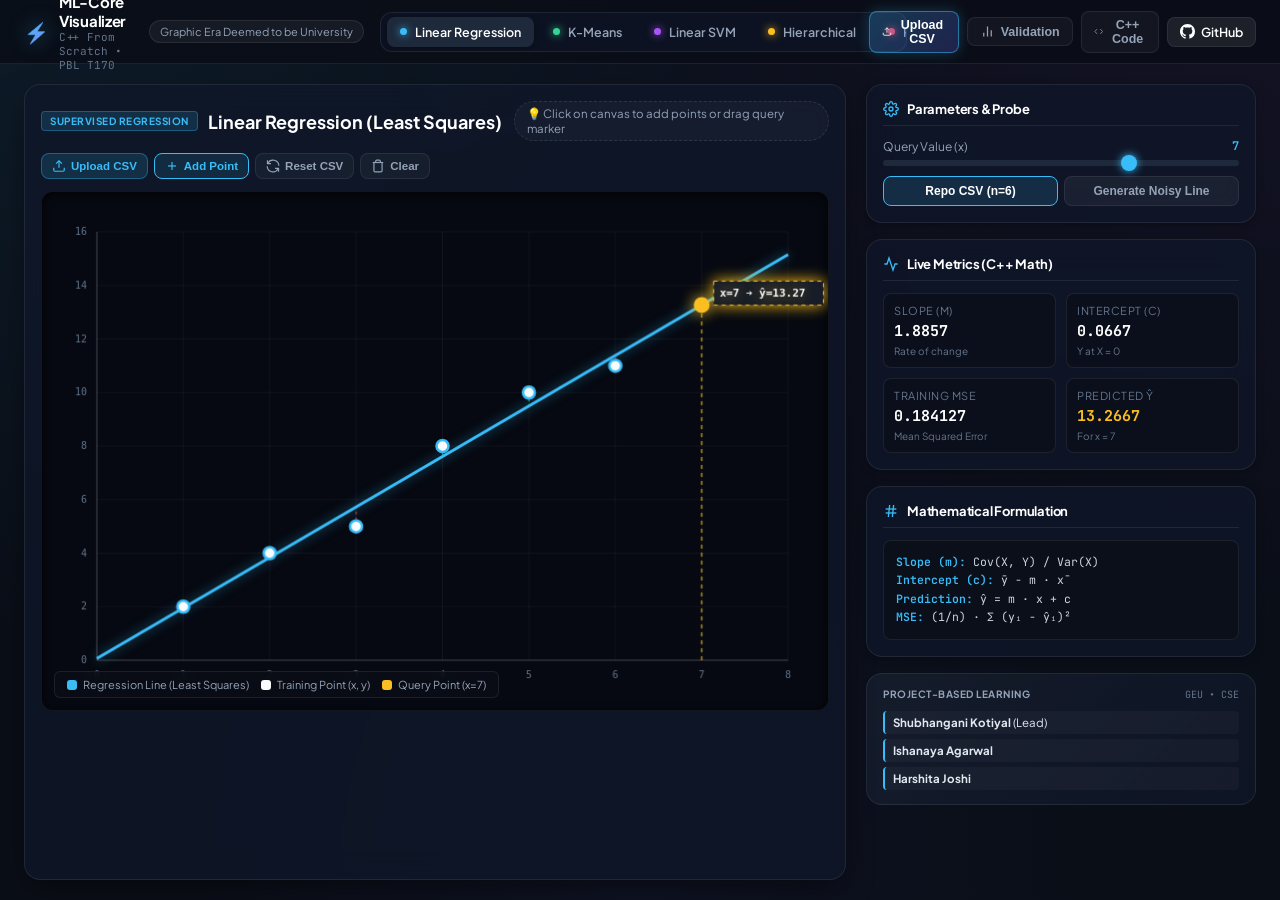
<file: index.html>
<!DOCTYPE html>
<html lang="en">
<head>
  <meta charset="UTF-8">
  <meta name="viewport" content="width=device-width, initial-scale=1.0">
  <title>ML-Core Visualizer — 6 ML Algorithms in C++</title>
  <link rel="preconnect" href="https://fonts.googleapis.com">
  <link rel="preconnect" href="https://fonts.gstatic.com" crossorigin>
  <link href="https://fonts.googleapis.com/css2?family=Plus+Jakarta+Sans:wght@400;500;600;700;800&family=JetBrains+Mono:wght@400;500;600&display=swap" rel="stylesheet">
  <link rel="stylesheet" href="style.css">
</head>
<body>

  <!-- Top App Navigation Bar -->
  <header class="app-header">
    <div class="header-left">
      <div class="logo-badge">
        <span class="logo-icon">⚡</span>
        <div class="logo-text">
          <span class="logo-title">ML-Core Visualizer</span>
          <span class="logo-sub">C++ From Scratch &bull; PBL T170</span>
        </div>
      </div>
      <div class="header-pill">Graphic Era Deemed to be University</div>
    </div>

    <!-- Algorithm Tabs -->
    <nav class="algo-nav" id="algoNav">
      <button class="nav-btn active" data-algo="linear_regression">
        <span class="btn-dot dot-reg"></span>
        <span class="btn-name">Linear Regression</span>
      </button>
      <button class="nav-btn" data-algo="kmeans">
        <span class="btn-dot dot-kmeans"></span>
        <span class="btn-name">K-Means</span>
      </button>
      <button class="nav-btn" data-algo="svm">
        <span class="btn-dot dot-svm"></span>
        <span class="btn-name">Linear SVM</span>
      </button>
      <button class="nav-btn" data-algo="hierarchical">
        <span class="btn-dot dot-hier"></span>
        <span class="btn-name">Hierarchical</span>
      </button>
      <button class="nav-btn" data-algo="pca">
        <span class="btn-dot dot-pca"></span>
        <span class="btn-name">PCA (2D &rarr; 1D)</span>
      </button>
      <button class="nav-btn" data-algo="knn">
        <span class="btn-dot dot-knn"></span>
        <span class="btn-name">KNN</span>
      </button>
    </nav>

    <!-- Header Actions -->
    <div class="header-right">
      <button class="action-btn upload-btn" id="btnOpenUploadModal" title="Upload and Run Custom CSV Dataset">
        <svg width="15" height="15" viewBox="0 0 24 24" fill="none" stroke="currentColor" stroke-width="2"><path d="M21 15v4a2 2 0 0 1-2 2H5a2 2 0 0 1-2-2v-4"></path><polyline points="17 8 12 3 7 8"></polyline><line x1="12" y1="3" x2="12" y2="15"></line></svg>
        <span>Upload CSV</span>
      </button>
      <button class="action-btn" id="btnBenchmarkModal" title="View C++ vs Scikit-Learn Benchmarks">
        <svg width="15" height="15" viewBox="0 0 24 24" fill="none" stroke="currentColor" stroke-width="2"><path d="M18 20V10"></path><path d="M12 20V4"></path><path d="M6 20v-6"></path></svg>
        <span>Validation</span>
      </button>
      <button class="action-btn" id="btnCodeModal" title="Inspect C++ Class Implementation">
        <svg width="15" height="15" viewBox="0 0 24 24" fill="none" stroke="currentColor" stroke-width="2"><polyline points="16 18 22 12 16 6"></polyline><polyline points="8 6 2 12 8 18"></polyline></svg>
        <span>C++ Code</span>
      </button>
      <a href="https://github.com/Shubhangani-Kotiyal/PBL-ml-algorithms-in-c" target="_blank" class="github-btn" title="View Source on GitHub">
        <svg width="15" height="15" viewBox="0 0 24 24" fill="currentColor"><path d="M12 0C5.37 0 0 5.37 0 12c0 5.31 3.435 9.795 8.205 11.385.6.105.825-.255.825-.57 0-.285-.015-1.23-.015-2.235-3.015.555-3.795-.735-4.035-1.41-.135-.345-.72-1.41-1.23-1.695-.42-.225-1.02-.78-.015-.795.945-.015 1.62.87 1.845 1.23 1.08 1.815 2.805 1.305 3.495.99.105-.78.42-1.305.765-1.605-2.67-.3-5.46-1.335-5.46-5.925 0-1.305.465-2.385 1.23-3.225-.12-.3-.54-1.53.12-3.18 0 0 1.005-.315 3.3 1.23.96-.27 1.98-.405 3-.405s2.04.135 3 .405c2.295-1.56 3.3-1.23 3.3-1.23.66 1.65.24 2.88.12 3.18.765.84 1.23 1.905 1.23 3.225 0 4.605-2.805 5.625-5.475 5.925.435.375.81 1.095.81 2.22 0 1.605-.015 2.895-.015 3.3 0 .315.225.69.825.57A12.02 12.02 0 0024 12c0-6.63-5.37-12-12-12z"/></svg>
        <span>GitHub</span>
      </a>
    </div>
  </header>

  <!-- Main Application Workspace -->
  <main class="app-workspace">
    
    <!-- Left: Interactive Canvas Viewport -->
    <section class="canvas-panel">
      <!-- Canvas Header Bar with Algorithm Context -->
      <div class="panel-header">
        <div class="algo-identity">
          <span class="algo-tag" id="algoCategoryTag">SUPERVISED</span>
          <h2 class="algo-title" id="algoTitle">Linear Regression</h2>
        </div>
        <div class="viewport-hints">
          <span class="hint-pill" id="viewportTip">💡 Click on canvas to add points or drag query marker</span>
        </div>
        <div class="canvas-actions">
          <button class="tool-btn highlight-tool" id="btnCanvasUpload" title="Upload Custom CSV Dataset">
            <svg width="14" height="14" viewBox="0 0 24 24" fill="none" stroke="currentColor" stroke-width="2"><path d="M21 15v4a2 2 0 0 1-2 2H5a2 2 0 0 1-2-2v-4"></path><polyline points="17 8 12 3 7 8"></polyline><line x1="12" y1="3" x2="12" y2="15"></line></svg>
            <span>Upload CSV</span>
          </button>
          <button class="tool-btn active" id="btnToggleAddPoint" title="Toggle Click-to-Add Points">
            <svg width="14" height="14" viewBox="0 0 24 24" fill="none" stroke="currentColor" stroke-width="2"><line x1="12" y1="5" x2="12" y2="19"></line><line x1="5" y1="12" x2="19" y2="12"></line></svg>
            <span>Add Point</span>
          </button>
          <button class="tool-btn" id="btnResetDataset" title="Reset to Repository CSV Dataset">
            <svg width="14" height="14" viewBox="0 0 24 24" fill="none" stroke="currentColor" stroke-width="2"><path d="M2.5 2v6h6M21.5 22v-6h-6"/><path d="M22 11.5A10 10 0 0 0 3.2 7.2M2 12.5a10 10 0 0 0 18.8 4.3"/></svg>
            <span>Reset CSV</span>
          </button>
          <button class="tool-btn" id="btnClearPoints" title="Clear all points">
            <svg width="14" height="14" viewBox="0 0 24 24" fill="none" stroke="currentColor" stroke-width="2"><polyline points="3 6 5 6 21 6"></polyline><path d="M19 6v14a2 2 0 0 1-2 2H7a2 2 0 0 1-2-2V6m3 0V4a2 2 0 0 1 2-2h4a2 2 0 0 1 2 2v2"></path></svg>
            <span>Clear</span>
          </button>
        </div>
      </div>

      <!-- Custom Dataset Active Banner -->
      <div class="custom-dataset-banner" id="customDatasetBanner" style="display: none;">
        <div class="custom-banner-left">
          <span class="custom-banner-badge">CUSTOM DATASET ACTIVE</span>
          <span class="custom-banner-text" id="customBannerText">Loaded 0 rows &bull; Replaced default repository CSV</span>
        </div>
        <div class="custom-banner-actions" style="display: flex; gap: 8px;">
          <button class="custom-banner-btn" id="btnViewValidationFromBanner" title="View live validation metrics for this dataset">
            <svg width="13" height="13" viewBox="0 0 24 24" fill="none" stroke="currentColor" stroke-width="2"><path d="M18 20V10"></path><path d="M12 20V4"></path><path d="M6 20v-6"></path></svg>
            <span>Live Validation</span>
          </button>
          <button class="custom-banner-btn" id="btnRestoreFromBanner" title="Restore default repository CSV">
            Restore Default Dataset
          </button>
        </div>
      </div>

      <!-- Main Interactive 2D Canvas Area -->
      <div class="canvas-container" id="canvasContainer">
        <canvas id="mainCanvas"></canvas>
        <div class="canvas-overlay" id="canvasOverlay"></div>
        <div class="canvas-legend" id="canvasLegend"></div>
      </div>

      <!-- Step / Animation Playback Controller (for K-Means & Hierarchical) -->
      <div class="playback-bar" id="playbackBar" style="display: none;">
        <div class="playback-left">
          <span class="playback-status" id="playbackStatus">Step 0 / 10</span>
          <span class="playback-desc" id="playbackDesc">Ready to start clustering iterations</span>
        </div>
        <div class="playback-controls">
          <button class="step-btn" id="btnStepPrev" title="Previous Step">
            <svg width="14" height="14" viewBox="0 0 24 24" fill="none" stroke="currentColor" stroke-width="2"><polygon points="19 20 9 12 19 4 19 20"></polygon><line x1="5" y1="19" x2="5" y2="5"></line></svg>
            <span>Prev</span>
          </button>
          <button class="step-btn primary-step" id="btnStepNext" title="Next Iteration Step">
            <span>Next Step</span>
            <svg width="14" height="14" viewBox="0 0 24 24" fill="none" stroke="currentColor" stroke-width="2"><polygon points="5 4 15 12 5 20 5 4"></polygon><line x1="19" y1="5" x2="19" y2="19"></line></svg>
          </button>
          <button class="step-btn" id="btnPlayAuto" title="Auto-run iterations">
            <svg width="14" height="14" viewBox="0 0 24 24" fill="currentColor"><polygon points="5 3 19 12 5 21 5 3"></polygon></svg>
            <span id="playAutoText">Auto Play</span>
          </button>
        </div>
      </div>
    </section>

    <!-- Right: Controls, Telemetry & Math Cards -->
    <aside class="control-panel">
      
      <!-- Interactive Controls Card -->
      <div class="glass-card">
        <div class="card-title">
          <svg width="16" height="16" viewBox="0 0 24 24" fill="none" stroke="currentColor" stroke-width="2"><circle cx="12" cy="12" r="3"></circle><path d="M19.4 15a1.65 1.65 0 0 0 .33 1.82l.06.06a2 2 0 0 1 0 2.83 2 2 0 0 1-2.83 0l-.06-.06a1.65 1.65 0 0 0-1.82-.33 1.65 1.65 0 0 0-1 1.51V21a2 2 0 0 1-2 2 2 2 0 0 1-2-2v-.09A1.65 1.65 0 0 0 9 19.4a1.65 1.65 0 0 0-1.82.33l-.06.06a2 2 0 0 1-2.83 0 2 2 0 0 1 0-2.83l.06-.06a1.65 1.65 0 0 0 .33-1.82 1.65 1.65 0 0 0-1.51-1H3a2 2 0 0 1-2-2 2 2 0 0 1 2-2h.09A1.65 1.65 0 0 0 4.6 9a1.65 1.65 0 0 0-.33-1.82l-.06-.06a2 2 0 0 1 0-2.83 2 2 0 0 1 2.83 0l.06.06a1.65 1.65 0 0 0 1.82.33H9a1.65 1.65 0 0 0 1-1.51V3a2 2 0 0 1 2-2 2 2 0 0 1 2 2v.09a1.65 1.65 0 0 0 1 1.51 1.65 1.65 0 0 0 1.82-.33l.06-.06a2 2 0 0 1 2.83 0 2 2 0 0 1 0 2.83l-.06.06a1.65 1.65 0 0 0-.33 1.82V9a1.65 1.65 0 0 0 1.51 1H21a2 2 0 0 1 2 2 2 2 0 0 1-2 2h-.09a1.65 1.65 0 0 0-1.51 1z"></path></svg>
          <span>Parameters &amp; Probe</span>
        </div>
        <div class="card-body" id="dynamicControls">
          <!-- Dynamically populated based on selected algorithm -->
        </div>
      </div>

      <!-- Live Calculations & Telemetry Card -->
      <div class="glass-card">
        <div class="card-title">
          <svg width="16" height="16" viewBox="0 0 24 24" fill="none" stroke="currentColor" stroke-width="2"><path d="M22 12h-4l-3 9L9 3l-3 9H2"></path></svg>
          <span>Live Metrics (C++ Math)</span>
        </div>
        <div class="metrics-grid" id="metricsGrid">
          <!-- Dynamically populated metrics -->
        </div>
      </div>

      <!-- Mathematical Formulation Card -->
      <div class="glass-card">
        <div class="card-title">
          <svg width="16" height="16" viewBox="0 0 24 24" fill="none" stroke="currentColor" stroke-width="2"><line x1="4" y1="9" x2="20" y2="9"></line><line x1="4" y1="15" x2="20" y2="15"></line><line x1="10" y1="3" x2="8" y2="21"></line><line x1="16" y1="3" x2="14" y2="21"></line></svg>
          <span>Mathematical Formulation</span>
        </div>
        <div class="formula-box" id="formulaBox">
          <!-- Rendered mathematical formula -->
        </div>
      </div>

      <!-- Team Badge Card -->
      <div class="team-footer-card">
        <div class="team-badge-header">
          <span class="project-tag">PROJECT-BASED LEARNING</span>
          <span class="dept-tag">GEU &bull; CSE</span>
        </div>
        <div class="team-members">
          <div class="member-pill"><strong>Shubhangani Kotiyal</strong> (Lead)</div>
          <div class="member-pill"><strong>Ishanaya Agarwal</strong></div>
          <div class="member-pill"><strong>Harshita Joshi</strong></div>
        </div>
      </div>

    </aside>
  </main>

  <!-- MODAL: C++ vs Scikit-Learn Validation & Active Dataset Verification -->
  <div class="modal-backdrop" id="benchmarkModal" style="display: none;">
    <div class="modal-card modal-large">
      <div class="modal-header">
        <div class="modal-title-wrap">
          <h3 id="validationModalTitle">Algorithm Validation &amp; Verification</h3>
          <p id="validationModalSub">Live dataset validation and C++ vs Python scikit-learn benchmarks</p>
        </div>
        <button class="modal-close-btn" id="btnCloseBenchmark">&times;</button>
      </div>
      <div class="modal-body">
        <!-- Validation Tabs -->
        <div class="code-tabs" style="margin-bottom: 16px;">
          <button class="code-tab active" id="tabActiveValidation">Active Dataset Live Validation</button>
          <button class="code-tab" id="tabBaselineValidation">Baseline Benchmark (scikit-learn Reference)</button>
        </div>

        <!-- VIEW 1: Active Dataset Live Validation -->
        <div id="viewActiveValidation">
          <!-- Active Dataset Info Banner -->
          <div id="activeValidationBanner" class="active-validation-banner">
            <!-- Populated dynamically -->
          </div>

          <!-- Live Metrics Summary Cards for Active Dataset -->
          <div id="activeValidationDetails">
            <!-- Populated dynamically with live computed metrics -->
          </div>

          <!-- Active Dataset Live Verification Table -->
          <div style="margin-top: 14px;">
            <h4 style="font-size: 13px; color: #e2e8f0; margin-bottom: 10px; display: flex; align-items: center; gap: 8px;">
              <span>Mathematical Verification on Active Dataset</span>
              <span class="tag-match" style="font-size: 10px;">C++ Formula Parity</span>
            </h4>
            <table class="benchmark-table" id="activeValidationTable">
              <thead>
                <tr>
                  <th>Validation Criterion</th>
                  <th>C++ Formulation</th>
                  <th>Active Dataset Result</th>
                  <th>Status &amp; Verification</th>
                </tr>
              </thead>
              <tbody id="activeValidationTableBody">
                <!-- Populated dynamically based on current algorithm & points -->
              </tbody>
            </table>
          </div>
        </div>

        <!-- VIEW 2: Baseline Benchmark (scikit-learn sample checks) -->
        <div id="viewBaselineValidation" style="display: none;">
          <div class="baseline-intro-box">
            <p><strong>Baseline Reference Datasets:</strong> Smoke test and verification results recorded in <code>results/sample_checks.md</code> comparing C++ from scratch against Python scikit-learn 1.8.0 on canonical repository datasets.</p>
          </div>
          <table class="benchmark-table">
            <thead>
              <tr>
                <th>Algorithm</th>
                <th>Test Input</th>
                <th>C++ (From Scratch)</th>
                <th>Python (scikit-learn 1.8.0)</th>
                <th>Status</th>
              </tr>
            </thead>
            <tbody>
              <tr>
                <td><strong>Linear Regression</strong></td>
                <td>Query x = 7.0</td>
                <td><code>13.2667</code> (MSE: 0.184127)</td>
                <td><code>13.2666667</code> (MSE: 0.184126984)</td>
                <td><span class="tag-match">Exact Match</span></td>
              </tr>
              <tr>
                <td><strong>K-Means Clustering</strong></td>
                <td>K = 2</td>
                <td><code>(1.75, 1.625), (5.75, 5.625)</code></td>
                <td><code>(1.75, 1.625), (5.75, 5.625)</code></td>
                <td><span class="tag-match">Exact Match</span></td>
              </tr>
              <tr>
                <td><strong>Linear SVM</strong></td>
                <td>Point (2, 2)</td>
                <td>Class +1 (8/8 train accuracy)</td>
                <td>Class +1 (1.0 train accuracy)</td>
                <td><span class="tag-match">Consistent</span></td>
              </tr>
              <tr>
                <td><strong>Hierarchical Clustering</strong></td>
                <td>2 Clusters</td>
                <td>Group 1: {1,2,3}, Group 2: {4,5,6}</td>
                <td>Group 1: {1,2,3}, Group 2: {4,5,6}</td>
                <td><span class="tag-match">Exact Match</span></td>
              </tr>
              <tr>
                <td><strong>PCA (2D &rarr; 1D)</strong></td>
                <td>Full covariance</td>
                <td>Explained Variance Ratio: <code>0.963181</code></td>
                <td>Explained Variance Ratio: <code>0.963181314</code></td>
                <td><span class="tag-match">Exact Match</span></td>
              </tr>
              <tr>
                <td><strong>KNN Classifier</strong></td>
                <td>K = 3, Point (2, 2)</td>
                <td>Class 0 (3/3 votes)</td>
                <td>Class 0</td>
                <td><span class="tag-match">Exact Match</span></td>
              </tr>
            </tbody>
          </table>
          <div class="benchmark-note">
            <p><strong>Note on Solvers:</strong> Both implementations verify identical convergence and group assignments. Minor numeric variations in SVM arise because C++ utilizes direct stochastic hinge-loss subgradient descent with L2 regularization, while scikit-learn uses LibSVM quadratic programming dual optimization.</p>
          </div>
        </div>

      </div>
    </div>
  </div>

  <!-- MODAL: C++ Source Code Inspector -->
  <div class="modal-backdrop" id="codeModal" style="display: none;">
    <div class="modal-card modal-large">
      <div class="modal-header">
        <div class="modal-title-wrap">
          <h3 id="codeModalTitle">C++ Backend Source Code Explorer</h3>
          <p id="codeModalSub">Select which C++ module running in the backend you wish to inspect</p>
        </div>
        <button class="modal-close-btn" id="btnCloseCode">&times;</button>
      </div>
      <div class="modal-body">
        
        <!-- Step 1: Prompt the user to choose which backend code they require -->
        <div class="code-selector-section">
          <div class="code-selector-title">
            <svg width="15" height="15" viewBox="0 0 24 24" fill="none" stroke="currentColor" stroke-width="2"><polyline points="16 18 22 12 16 6"></polyline><polyline points="8 6 2 12 8 18"></polyline></svg>
            <span>Which C++ backend code do you want to inspect?</span>
          </div>

          <div class="code-component-grid" id="codeComponentGrid">
            <!-- 6 Core ML Algorithms in src/ -->
            <button class="code-component-btn active" data-codekey="linear_regression">
              <div class="code-btn-header">
                <span class="file-badge">SRC</span>
                <span class="code-component-file">linear_regression.cpp</span>
              </div>
              <span class="code-component-name">Linear Regression</span>
            </button>

            <button class="code-component-btn" data-codekey="kmeans">
              <div class="code-btn-header">
                <span class="file-badge">SRC</span>
                <span class="code-component-file">kmeans.cpp</span>
              </div>
              <span class="code-component-name">K-Means Clustering</span>
            </button>

            <button class="code-component-btn" data-codekey="svm">
              <div class="code-btn-header">
                <span class="file-badge">SRC</span>
                <span class="code-component-file">svm.cpp</span>
              </div>
              <span class="code-component-name">Linear SVM</span>
            </button>

            <button class="code-component-btn" data-codekey="hierarchical">
              <div class="code-btn-header">
                <span class="file-badge">SRC</span>
                <span class="code-component-file">hierarchical_clustering.cpp</span>
              </div>
              <span class="code-component-name">Hierarchical</span>
            </button>

            <button class="code-component-btn" data-codekey="pca">
              <div class="code-btn-header">
                <span class="file-badge">SRC</span>
                <span class="code-component-file">pca.cpp</span>
              </div>
              <span class="code-component-name">PCA (2D &rarr; 1D)</span>
            </button>

            <button class="code-component-btn" data-codekey="knn">
              <div class="code-btn-header">
                <span class="file-badge">SRC</span>
                <span class="code-component-file">knn.cpp</span>
              </div>
              <span class="code-component-name">KNN Classifier</span>
            </button>

            <!-- Architecture & Infrastructure -->
            <button class="code-component-btn" data-codekey="menu">
              <div class="code-btn-header">
                <span class="file-badge main">MAIN</span>
                <span class="code-component-file">ml_algorithms_menu.cpp</span>
              </div>
              <span class="code-component-name">Polymorphic CLI Menu</span>
            </button>

            <button class="code-component-btn" data-codekey="base">
              <div class="code-btn-header">
                <span class="file-badge inc">INC</span>
                <span class="code-component-file">MLAlgorithm.h</span>
              </div>
              <span class="code-component-name">Base Class &amp; CSV Loader</span>
            </button>

            <button class="code-component-btn" data-codekey="math">
              <div class="code-btn-header">
                <span class="file-badge inc">INC</span>
                <span class="code-component-file">MathUtils.h</span>
              </div>
              <span class="code-component-name">Shared Math Engine</span>
            </button>

            <button class="code-component-btn" data-codekey="makefile">
              <div class="code-btn-header">
                <span class="file-badge make">BUILD</span>
                <span class="code-component-file">Makefile</span>
              </div>
              <span class="code-component-name">Build Configuration</span>
            </button>
          </div>
        </div>

        <!-- Step 2: Selected Code File Metadata & Copy Action -->
        <div class="code-file-meta-bar">
          <div class="code-file-meta-left">
            <span class="code-file-path-badge" id="codeFilePathBadge">src/linear_regression.cpp</span>
            <span class="code-file-desc" id="codeFileDesc">Least Squares Regression class inheriting from MLAlgorithm</span>
          </div>
          <div class="code-file-meta-right">
            <span class="code-file-stat" id="codeFileLinesStat">67 lines</span>
            <span class="code-file-stat" id="codeFileSizeStat">1.5 KB</span>
            <button class="btn-copy-code" id="btnCopyCode" title="Copy C++ source code to clipboard">
              <svg width="14" height="14" viewBox="0 0 24 24" fill="none" stroke="currentColor" stroke-width="2"><rect x="9" y="9" width="13" height="13" rx="2" ry="2"></rect><path d="M5 15H4a2 2 0 0 1-2-2V4a2 2 0 0 1 2-2h9a2 2 0 0 1 2 2v1"></path></svg>
              <span id="btnCopyCodeText">Copy Code</span>
            </button>
          </div>
        </div>

        <!-- Step 3: Real C++ Backend Code Display -->
        <pre class="code-block"><code id="codeViewer">// C++ backend code will load dynamically</code></pre>
      </div>
    </div>
  </div>

  <!-- MODAL: Upload Custom CSV Dataset -->
  <div class="modal-backdrop" id="uploadModal" style="display: none;">
    <div class="modal-card modal-large">
      <div class="modal-header">
        <div class="modal-title-wrap">
          <h3>Upload &amp; Run Custom CSV Dataset</h3>
          <p>Import your own CSV file or paste data. The new dataset will replace the original and run the selected algorithm immediately.</p>
        </div>
        <button class="modal-close-btn" id="btnCloseUpload">&times;</button>
      </div>
      <div class="modal-body">
        
        <!-- Step 1: Input Method Tabs -->
        <div class="upload-tabs">
          <button class="upload-tab active" id="tabUploadFile">📁 Upload CSV File</button>
          <button class="upload-tab" id="tabPasteText">✍️ Paste CSV Text</button>
          <button class="upload-tab" id="tabLoadSample">🧪 Try Sample CSV</button>
        </div>

        <!-- File Upload Area -->
        <div class="upload-section" id="sectionUploadFile">
          <div class="dropzone" id="csvDropzone">
            <input type="file" id="csvFileInput" accept=".csv,.txt" style="display: none;">
            <svg width="36" height="36" viewBox="0 0 24 24" fill="none" stroke="currentColor" stroke-width="2" class="dropzone-icon"><path d="M21 15v4a2 2 0 0 1-2 2H5a2 2 0 0 1-2-2v-4"></path><polyline points="17 8 12 3 7 8"></polyline><line x1="12" y1="3" x2="12" y2="15"></line></svg>
            <div class="dropzone-text">
              <strong>Click to browse</strong> or drag &amp; drop your CSV file here
            </div>
            <div class="dropzone-sub">Accepts .csv or .txt (comma or whitespace separated, with or without headers)</div>
          </div>
          <div class="file-loaded-info" id="fileLoadedInfo" style="display: none;">
            <div class="file-info-left">
              <span class="file-icon">📄</span>
              <div class="file-details">
                <span class="file-name" id="fileNameDisplay">dataset.csv</span>
                <span class="file-stat" id="fileStatDisplay">0 rows parsed</span>
              </div>
            </div>
            <button class="file-remove-btn" id="btnRemoveFile">Change File</button>
          </div>
        </div>

        <!-- Paste CSV Text Area -->
        <div class="upload-section" id="sectionPasteText" style="display: none;">
          <textarea class="csv-textarea" id="csvTextInput" placeholder="Paste your comma or space separated numbers here...&#10;Example for Regression / Clustering / PCA:&#10;1.2, 3.4&#10;2.5, 5.1&#10;4.0, 7.8&#10;&#10;Example for SVM / KNN (with labels):&#10;1.5, 2.0, 1&#10;-2.0, -1.5, -1"></textarea>
          <div class="paste-actions">
            <button class="btn-parse-text" id="btnParseText">Parse CSV Text</button>
          </div>
        </div>

        <!-- Sample CSV Presets -->
        <div class="upload-section" id="sectionLoadSample" style="display: none;">
          <div class="sample-grid">
            <button class="sample-card-btn" data-sample="housing">
              <span class="sample-title">🏡 House Size vs Price</span>
              <span class="sample-desc">10 rows (x: sqft/100, y: price) for Linear Regression</span>
            </button>
            <button class="sample-card-btn" data-sample="blobs">
              <span class="sample-title">🟢 Synthetic 3-Cluster Blobs</span>
              <span class="sample-desc">12 rows (x, y) for K-Means or Hierarchical Clustering</span>
            </button>
            <button class="sample-card-btn" data-sample="classification">
              <span class="sample-title">⚖️ 2-Class Labeled Points</span>
              <span class="sample-desc">10 rows (x, y, label) for SVM or KNN</span>
            </button>
            <button class="sample-card-btn" data-sample="pca_ellipse">
              <span class="sample-title">📐 Correlated Ellipse Distribution</span>
              <span class="sample-desc">12 rows (x, y) demonstrating 97% variance for PCA</span>
            </button>
          </div>
        </div>

        <!-- Step 2: Choose Algorithm -->
        <div class="modal-section-title">
          <span>What algorithm do you want to perform on this dataset?</span>
          <span class="title-tip">Click to select</span>
        </div>
        <div class="algo-selection-grid" id="uploadAlgoGrid">
          <div class="algo-choice-card active" data-algo="linear_regression">
            <div class="choice-header">
              <span class="choice-dot dot-reg"></span>
              <span class="choice-name">Linear Regression</span>
            </div>
            <div class="choice-req">Requires <code>x, y</code> (2 columns)</div>
          </div>
          <div class="algo-choice-card" data-algo="kmeans">
            <div class="choice-header">
              <span class="choice-dot dot-kmeans"></span>
              <span class="choice-name">K-Means</span>
            </div>
            <div class="choice-req">Requires <code>x, y</code> (2 coordinates)</div>
          </div>
          <div class="algo-choice-card" data-algo="svm">
            <div class="choice-header">
              <span class="choice-dot dot-svm"></span>
              <span class="choice-name">Linear SVM</span>
            </div>
            <div class="choice-req">Requires <code>x, y, label (-1 or +1)</code></div>
          </div>
          <div class="algo-choice-card" data-algo="hierarchical">
            <div class="choice-header">
              <span class="choice-dot dot-hier"></span>
              <span class="choice-name">Hierarchical</span>
            </div>
            <div class="choice-req">Requires <code>x, y</code> (2 coordinates)</div>
          </div>
          <div class="algo-choice-card" data-algo="pca">
            <div class="choice-header">
              <span class="choice-dot dot-pca"></span>
              <span class="choice-name">PCA (2D &rarr; 1D)</span>
            </div>
            <div class="choice-req">Requires <code>x, y</code> (2 features)</div>
          </div>
          <div class="algo-choice-card" data-algo="knn">
            <div class="choice-header">
              <span class="choice-dot dot-knn"></span>
              <span class="choice-name">KNN</span>
            </div>
            <div class="choice-req">Requires <code>x, y, label (class 0, 1...)</code></div>
          </div>
        </div>

        <!-- Step 3: Parsed Data Preview -->
        <div class="data-preview-container" id="dataPreviewContainer" style="display: none;">
          <div class="preview-header">
            <span class="preview-title" id="previewTitle">Parsed Data Preview (0 rows ready)</span>
            <span class="preview-badge" id="previewValidationBadge">Valid for Selected Algorithm</span>
          </div>
          <div class="preview-error-box" id="previewErrorBox" style="display: none;"></div>
          <div class="preview-table-wrap" id="previewTableWrap">
            <table class="preview-table" id="previewTable">
              <thead></thead>
              <tbody></tbody>
            </table>
          </div>
        </div>

      </div>

      <div class="modal-footer">
        <button class="modal-cancel-btn" id="btnCancelUpload">Cancel</button>
        <button class="modal-apply-btn" id="btnApplyDataset" disabled>
          <svg width="15" height="15" viewBox="0 0 24 24" fill="none" stroke="currentColor" stroke-width="2"><polyline points="20 6 9 17 4 12"></polyline></svg>
          <span>Load &amp; Run Algorithm on New Dataset</span>
        </button>
      </div>
    </div>
  </div>

  <!-- Toast Notification Popup -->
  <div class="toast-popup" id="toastPopup" style="display: none;">
    <span class="toast-icon">✓</span>
    <span class="toast-message" id="toastMessage">Custom dataset applied successfully!</span>
  </div>

  <script src="app.js"></script>
</body>
</html>
</file>
<file: style.css>
/* ==========================================================================
   ML-Core Visualizer — Ultra-Modern Dark Futuristic Theme
   ========================================================================== */

:root {
  --bg-primary: #0a0e17;
  --bg-secondary: #0f172a;
  --bg-tertiary: #1e293b;
  --bg-card: rgba(15, 23, 42, 0.75);
  --bg-card-hover: rgba(30, 41, 59, 0.85);
  
  --border-light: rgba(255, 255, 255, 0.08);
  --border-focus: rgba(99, 102, 241, 0.5);
  --border-glow: rgba(56, 189, 248, 0.25);

  --text-main: #f8fafc;
  --text-muted: #94a3b8;
  --text-dim: #64748b;

  /* Algorithm Palette */
  --accent-reg: #38bdf8;     /* Sky Cyan */
  --accent-kmeans: #34d399;  /* Emerald */
  --accent-svm: #a855f7;     /* Purple / Violet */
  --accent-hier: #fbbf24;    /* Amber */
  --accent-pca: #f43f5e;     /* Rose */
  --accent-knn: #6366f1;     /* Indigo */

  --active-accent: var(--accent-reg);

  --font-main: 'Plus Jakarta Sans', -apple-system, BlinkMacSystemFont, 'Segoe UI', Roboto, sans-serif;
  --font-mono: 'JetBrains Mono', 'Fira Code', monospace;

  --shadow-sm: 0 2px 8px rgba(0, 0, 0, 0.3);
  --shadow-lg: 0 10px 30px -5px rgba(0, 0, 0, 0.5);
  --radius-sm: 8px;
  --radius-md: 12px;
  --radius-lg: 16px;
}

* {
  box-sizing: border-box;
  margin: 0;
  padding: 0;
}

body {
  font-family: var(--font-main);
  background-color: var(--bg-primary);
  color: var(--text-main);
  min-height: 100vh;
  display: flex;
  flex-direction: column;
  overflow-x: hidden;
  background-image: 
    radial-gradient(at 0% 0%, rgba(56, 189, 248, 0.08) 0px, transparent 50%),
    radial-gradient(at 100% 0%, rgba(168, 85, 247, 0.06) 0px, transparent 50%),
    radial-gradient(at 50% 100%, rgba(99, 102, 241, 0.05) 0px, transparent 50%);
}

/* ==========================================================================
   Header Navigation
   ========================================================================== */

.app-header {
  height: 64px;
  display: flex;
  align-items: center;
  justify-content: space-between;
  padding: 0 24px;
  background: rgba(10, 14, 23, 0.85);
  backdrop-filter: blur(12px);
  -webkit-backdrop-filter: blur(12px);
  border-bottom: 1px solid var(--border-light);
  position: sticky;
  top: 0;
  z-index: 100;
  gap: 16px;
}

.header-left {
  display: flex;
  align-items: center;
  gap: 14px;
  min-width: 250px;
}

.logo-badge {
  display: flex;
  align-items: center;
  gap: 10px;
}

.logo-icon {
  font-size: 20px;
  background: linear-gradient(135deg, #38bdf8, #818cf8);
  -webkit-background-clip: text;
  -webkit-text-fill-color: transparent;
  filter: drop-shadow(0 0 10px rgba(56, 189, 248, 0.5));
}

.logo-text {
  display: flex;
  flex-direction: column;
}

.logo-title {
  font-weight: 700;
  font-size: 15px;
  letter-spacing: -0.3px;
  color: #fff;
}

.logo-sub {
  font-size: 11px;
  color: var(--text-dim);
  font-family: var(--font-mono);
}

.header-pill {
  font-size: 11px;
  color: var(--text-muted);
  background: rgba(255, 255, 255, 0.05);
  padding: 4px 10px;
  border-radius: 20px;
  border: 1px solid var(--border-light);
  white-space: nowrap;
}

/* Algorithm Tabs Navigation */
.algo-nav {
  display: flex;
  align-items: center;
  gap: 6px;
  background: rgba(15, 23, 42, 0.6);
  padding: 4px 6px;
  border-radius: var(--radius-md);
  border: 1px solid var(--border-light);
  overflow-x: auto;
}

.nav-btn {
  display: inline-flex;
  align-items: center;
  gap: 8px;
  padding: 7px 13px;
  font-family: var(--font-main);
  font-size: 12.5px;
  font-weight: 600;
  color: var(--text-muted);
  background: transparent;
  border: none;
  border-radius: var(--radius-sm);
  cursor: pointer;
  transition: all 0.2s cubic-bezier(0.4, 0, 0.2, 1);
  white-space: nowrap;
}

.nav-btn:hover {
  color: #fff;
  background: rgba(255, 255, 255, 0.06);
}

.nav-btn.active {
  color: #fff;
  background: var(--bg-tertiary);
  box-shadow: 0 2px 10px rgba(0, 0, 0, 0.3);
}

.btn-dot {
  width: 7px;
  height: 7px;
  border-radius: 50%;
  flex-shrink: 0;
}
.dot-reg { background-color: var(--accent-reg); box-shadow: 0 0 8px var(--accent-reg); }
.dot-kmeans { background-color: var(--accent-kmeans); box-shadow: 0 0 8px var(--accent-kmeans); }
.dot-svm { background-color: var(--accent-svm); box-shadow: 0 0 8px var(--accent-svm); }
.dot-hier { background-color: var(--accent-hier); box-shadow: 0 0 8px var(--accent-hier); }
.dot-pca { background-color: var(--accent-pca); box-shadow: 0 0 8px var(--accent-pca); }
.dot-knn { background-color: var(--accent-knn); box-shadow: 0 0 8px var(--accent-knn); }

/* Header Right Buttons */
.header-right {
  display: flex;
  align-items: center;
  gap: 8px;
  min-width: 250px;
  justify-content: flex-end;
}

.action-btn, .github-btn {
  display: inline-flex;
  align-items: center;
  gap: 6px;
  padding: 6px 12px;
  font-size: 12.5px;
  font-weight: 600;
  color: var(--text-muted);
  background: rgba(255, 255, 255, 0.04);
  border: 1px solid var(--border-light);
  border-radius: var(--radius-sm);
  cursor: pointer;
  text-decoration: none;
  transition: all 0.2s ease;
}

.action-btn:hover, .github-btn:hover {
  color: #fff;
  background: rgba(255, 255, 255, 0.09);
  border-color: rgba(255, 255, 255, 0.2);
}

.github-btn {
  background: rgba(255, 255, 255, 0.08);
  color: #fff;
}

/* ==========================================================================
   Main Workspace Layout
   ========================================================================== */

.app-workspace {
  display: grid;
  grid-template-columns: 1fr 390px;
  gap: 20px;
  padding: 20px 24px;
  flex: 1;
  max-width: 1720px;
  margin: 0 auto;
  width: 100%;
}

/* ==========================================================================
   Left: Canvas Viewport Section
   ========================================================================== */

.canvas-panel {
  display: flex;
  flex-direction: column;
  gap: 12px;
  background: var(--bg-card);
  backdrop-filter: blur(16px);
  -webkit-backdrop-filter: blur(16px);
  border: 1px solid var(--border-light);
  border-radius: var(--radius-lg);
  padding: 16px;
  box-shadow: var(--shadow-lg);
}

.panel-header {
  display: flex;
  align-items: center;
  justify-content: space-between;
  gap: 12px;
  flex-wrap: wrap;
}

.algo-identity {
  display: flex;
  align-items: center;
  gap: 10px;
}

.algo-tag {
  font-size: 10px;
  font-weight: 700;
  letter-spacing: 0.5px;
  padding: 3px 8px;
  border-radius: 4px;
  background: rgba(56, 189, 248, 0.15);
  color: var(--active-accent);
  border: 1px solid rgba(56, 189, 248, 0.3);
}

.algo-title {
  font-size: 18px;
  font-weight: 700;
  color: #fff;
}

.viewport-hints {
  flex: 1;
  display: flex;
  justify-content: center;
}

.hint-pill {
  font-size: 11.5px;
  color: var(--text-muted);
  background: rgba(255, 255, 255, 0.03);
  padding: 4px 12px;
  border-radius: 20px;
  border: 1px dashed rgba(255, 255, 255, 0.1);
}

.canvas-actions {
  display: flex;
  align-items: center;
  gap: 6px;
}

.tool-btn {
  display: inline-flex;
  align-items: center;
  gap: 5px;
  padding: 5px 10px;
  font-size: 11.5px;
  font-weight: 600;
  color: var(--text-muted);
  background: rgba(255, 255, 255, 0.04);
  border: 1px solid var(--border-light);
  border-radius: var(--radius-sm);
  cursor: pointer;
  transition: all 0.2s ease;
}

.tool-btn:hover {
  color: #fff;
  background: rgba(255, 255, 255, 0.08);
}

.tool-btn.active {
  color: var(--active-accent);
  background: rgba(56, 189, 248, 0.12);
  border-color: var(--active-accent);
}

/* Canvas Viewport */
.canvas-container {
  position: relative;
  width: 100%;
  height: 520px;
  background: #060911;
  border-radius: var(--radius-md);
  border: 1px solid rgba(255, 255, 255, 0.05);
  overflow: hidden;
  box-shadow: inset 0 2px 10px rgba(0, 0, 0, 0.8);
  cursor: crosshair;
}

#mainCanvas {
  width: 100%;
  height: 100%;
  display: block;
}

.canvas-overlay {
  position: absolute;
  top: 12px;
  right: 12px;
  pointer-events: none;
  font-family: var(--font-mono);
  font-size: 11px;
  color: var(--text-dim);
  background: rgba(6, 9, 17, 0.7);
  padding: 4px 8px;
  border-radius: 4px;
}

.canvas-legend {
  position: absolute;
  bottom: 12px;
  left: 12px;
  display: flex;
  gap: 12px;
  background: rgba(10, 14, 23, 0.8);
  backdrop-filter: blur(8px);
  padding: 6px 12px;
  border-radius: 6px;
  border: 1px solid var(--border-light);
  font-size: 11px;
  color: var(--text-muted);
}

.legend-item {
  display: inline-flex;
  align-items: center;
  gap: 6px;
}

.legend-swatch {
  width: 10px;
  height: 10px;
  border-radius: 3px;
}

/* Playback bar (Step-by-step for K-Means / Hierarchical) */
.playback-bar {
  display: flex;
  align-items: center;
  justify-content: space-between;
  padding: 10px 14px;
  background: rgba(15, 23, 42, 0.8);
  border: 1px solid var(--border-light);
  border-radius: var(--radius-md);
  margin-top: 4px;
}

.playback-left {
  display: flex;
  align-items: center;
  gap: 12px;
}

.playback-status {
  font-family: var(--font-mono);
  font-size: 12px;
  font-weight: 700;
  color: var(--active-accent);
}

.playback-desc {
  font-size: 12px;
  color: var(--text-muted);
}

.playback-controls {
  display: flex;
  align-items: center;
  gap: 8px;
}

.step-btn {
  display: inline-flex;
  align-items: center;
  gap: 6px;
  padding: 6px 14px;
  font-size: 12px;
  font-weight: 600;
  border-radius: var(--radius-sm);
  background: rgba(255, 255, 255, 0.05);
  color: var(--text-main);
  border: 1px solid var(--border-light);
  cursor: pointer;
  transition: all 0.2s ease;
}

.step-btn:hover {
  background: rgba(255, 255, 255, 0.1);
}

.primary-step {
  background: var(--active-accent);
  color: #000;
  border: none;
  font-weight: 700;
}

.primary-step:hover {
  opacity: 0.9;
  filter: brightness(1.1);
}

/* ==========================================================================
   Right: Aside Control Panel
   ========================================================================== */

.control-panel {
  display: flex;
  flex-direction: column;
  gap: 16px;
}

.glass-card {
  background: var(--bg-card);
  backdrop-filter: blur(16px);
  -webkit-backdrop-filter: blur(16px);
  border: 1px solid var(--border-light);
  border-radius: var(--radius-lg);
  padding: 16px;
  box-shadow: var(--shadow-sm);
  display: flex;
  flex-direction: column;
  gap: 12px;
}

.card-title {
  display: flex;
  align-items: center;
  gap: 8px;
  font-size: 13px;
  font-weight: 700;
  color: #fff;
  letter-spacing: -0.2px;
  border-bottom: 1px solid var(--border-light);
  padding-bottom: 8px;
}

.card-title svg {
  color: var(--active-accent);
}

/* Form Controls & Inputs */
.ctrl-row {
  display: flex;
  flex-direction: column;
  gap: 6px;
  margin-bottom: 10px;
}

.ctrl-header {
  display: flex;
  justify-content: space-between;
  align-items: center;
  font-size: 12px;
  color: var(--text-muted);
}

.ctrl-val {
  font-family: var(--font-mono);
  font-weight: 600;
  color: var(--active-accent);
}

.range-slider {
  -webkit-appearance: none;
  width: 100%;
  height: 6px;
  border-radius: 3px;
  background: var(--bg-tertiary);
  outline: none;
  cursor: pointer;
}

.range-slider::-webkit-slider-thumb {
  -webkit-appearance: none;
  width: 16px;
  height: 16px;
  border-radius: 50%;
  background: var(--active-accent);
  box-shadow: 0 0 8px var(--active-accent);
  cursor: pointer;
  transition: transform 0.15s ease;
}

.range-slider::-webkit-slider-thumb:hover {
  transform: scale(1.2);
}

.btn-group {
  display: flex;
  gap: 6px;
  margin-top: 4px;
}

.group-btn {
  flex: 1;
  padding: 7px;
  font-size: 12px;
  font-weight: 600;
  border-radius: var(--radius-sm);
  background: rgba(255, 255, 255, 0.05);
  border: 1px solid var(--border-light);
  color: var(--text-muted);
  cursor: pointer;
  transition: all 0.2s ease;
}

.group-btn:hover {
  color: #fff;
  background: rgba(255, 255, 255, 0.1);
}

.group-btn.active {
  background: rgba(56, 189, 248, 0.15);
  border-color: var(--active-accent);
  color: #fff;
}

/* Metrics Grid */
.metrics-grid {
  display: grid;
  grid-template-columns: repeat(2, 1fr);
  gap: 10px;
}

.metric-item {
  background: rgba(10, 14, 23, 0.6);
  border: 1px solid var(--border-light);
  border-radius: var(--radius-sm);
  padding: 10px;
  display: flex;
  flex-direction: column;
  gap: 4px;
}

.metric-label {
  font-size: 11px;
  color: var(--text-dim);
  text-transform: uppercase;
  letter-spacing: 0.5px;
}

.metric-value {
  font-family: var(--font-mono);
  font-size: 15px;
  font-weight: 700;
  color: #fff;
}

.metric-sub {
  font-size: 10px;
  color: var(--text-dim);
}

/* Formula Box */
.formula-box {
  background: rgba(10, 14, 23, 0.7);
  border: 1px solid var(--border-light);
  border-radius: var(--radius-sm);
  padding: 12px;
  font-family: var(--font-mono);
  font-size: 11.5px;
  line-height: 1.6;
  color: #cbd5e1;
}

.formula-highlight {
  color: var(--active-accent);
  font-weight: 600;
}

/* Team Card */
.team-footer-card {
  background: linear-gradient(135deg, rgba(30, 41, 59, 0.5), rgba(15, 23, 42, 0.7));
  border: 1px solid var(--border-light);
  border-radius: var(--radius-lg);
  padding: 14px 16px;
  display: flex;
  flex-direction: column;
  gap: 10px;
}

.team-badge-header {
  display: flex;
  justify-content: space-between;
  align-items: center;
}

.project-tag {
  font-size: 10px;
  font-weight: 700;
  color: #94a3b8;
  letter-spacing: 0.5px;
}

.dept-tag {
  font-size: 10px;
  font-family: var(--font-mono);
  color: #64748b;
}

.team-members {
  display: flex;
  flex-direction: column;
  gap: 5px;
}

.member-pill {
  font-size: 11.5px;
  color: #e2e8f0;
  background: rgba(255, 255, 255, 0.03);
  padding: 4px 8px;
  border-radius: 4px;
  border-left: 2px solid var(--active-accent);
}

/* ==========================================================================
   Modals
   ========================================================================== */

.modal-backdrop {
  position: fixed;
  top: 0;
  left: 0;
  width: 100vw;
  height: 100vh;
  background: rgba(5, 8, 15, 0.85);
  backdrop-filter: blur(10px);
  -webkit-backdrop-filter: blur(10px);
  display: flex;
  align-items: center;
  justify-content: center;
  z-index: 1000;
  padding: 20px;
}

.modal-card {
  background: #0f172a;
  border: 1px solid var(--border-light);
  border-radius: var(--radius-lg);
  width: 100%;
  max-width: 780px;
  max-height: 85vh;
  display: flex;
  flex-direction: column;
  box-shadow: 0 25px 50px -12px rgba(0, 0, 0, 0.7);
  overflow: hidden;
}

.modal-large {
  max-width: 900px;
}

.modal-header {
  padding: 18px 24px;
  border-bottom: 1px solid var(--border-light);
  display: flex;
  justify-content: space-between;
  align-items: flex-start;
}

.modal-title-wrap h3 {
  font-size: 17px;
  color: #fff;
  font-weight: 700;
}

.modal-title-wrap p {
  font-size: 12px;
  color: var(--text-dim);
  margin-top: 3px;
}

.modal-close-btn {
  background: transparent;
  border: none;
  color: var(--text-dim);
  font-size: 24px;
  line-height: 1;
  cursor: pointer;
  transition: color 0.15s ease;
}

.modal-close-btn:hover {
  color: #fff;
}

.modal-body {
  padding: 24px;
  overflow-y: auto;
}

/* Benchmark Table */
.benchmark-table {
  width: 100%;
  border-collapse: collapse;
  font-size: 12.5px;
  text-align: left;
}

.benchmark-table th {
  background: rgba(255, 255, 255, 0.03);
  padding: 10px 12px;
  color: var(--text-dim);
  font-size: 11px;
  text-transform: uppercase;
  border-bottom: 1px solid var(--border-light);
}

.benchmark-table td {
  padding: 12px;
  border-bottom: 1px solid rgba(255, 255, 255, 0.05);
  color: #cbd5e1;
}

.benchmark-table code {
  font-family: var(--font-mono);
  background: rgba(0, 0, 0, 0.3);
  padding: 2px 6px;
  border-radius: 4px;
  color: #38bdf8;
  font-size: 11.5px;
}

.tag-match {
  display: inline-block;
  padding: 3px 8px;
  border-radius: 4px;
  font-size: 11px;
  font-weight: 600;
  background: rgba(52, 211, 153, 0.15);
  color: #34d399;
  border: 1px solid rgba(52, 211, 153, 0.3);
}

.benchmark-note {
  margin-top: 16px;
  padding: 12px;
  background: rgba(255, 255, 255, 0.02);
  border: 1px dashed var(--border-light);
  border-radius: var(--radius-sm);
  font-size: 12px;
  line-height: 1.5;
  color: var(--text-muted);
}

/* Code Viewer */
.code-tabs {
  display: flex;
  gap: 8px;
  margin-bottom: 12px;
}

.code-tab {
  padding: 6px 14px;
  font-size: 12px;
  font-weight: 600;
  border-radius: var(--radius-sm);
  background: rgba(255, 255, 255, 0.05);
  border: 1px solid var(--border-light);
  color: var(--text-muted);
  cursor: pointer;
}

.code-tab.active {
  background: var(--bg-tertiary);
  color: #fff;
  border-color: var(--border-focus);
}

/* Enhanced C++ Code Inspector Styles */
.code-selector-section {
  margin-bottom: 14px;
}

.code-selector-title {
  display: flex;
  align-items: center;
  gap: 8px;
  font-size: 12px;
  font-weight: 600;
  color: var(--text-dim);
  margin-bottom: 10px;
}

.code-selector-title svg {
  color: #38bdf8;
}

.code-component-grid {
  display: grid;
  grid-template-columns: repeat(auto-fill, minmax(170px, 1fr));
  gap: 8px;
}

.code-component-btn {
  display: flex;
  flex-direction: column;
  align-items: flex-start;
  padding: 8px 12px;
  background: rgba(255, 255, 255, 0.03);
  border: 1px solid rgba(255, 255, 255, 0.08);
  border-radius: var(--radius-sm);
  cursor: pointer;
  transition: all 0.2s ease;
  text-align: left;
}

.code-component-btn:hover {
  background: rgba(255, 255, 255, 0.07);
  border-color: rgba(255, 255, 255, 0.2);
  transform: translateY(-1px);
}

.code-component-btn.active {
  background: rgba(56, 189, 248, 0.12);
  border-color: #38bdf8;
  box-shadow: 0 0 12px rgba(56, 189, 248, 0.2);
}

.code-btn-header {
  display: flex;
  align-items: center;
  justify-content: space-between;
  width: 100%;
  margin-bottom: 4px;
}

.file-badge {
  font-size: 9.5px;
  font-weight: 700;
  padding: 1.5px 5px;
  border-radius: 3px;
  background: rgba(56, 189, 248, 0.2);
  color: #38bdf8;
  border: 1px solid rgba(56, 189, 248, 0.3);
}

.file-badge.inc {
  background: rgba(168, 85, 247, 0.2);
  color: #c084fc;
  border-color: rgba(168, 85, 247, 0.3);
}

.file-badge.main {
  background: rgba(52, 211, 153, 0.2);
  color: #34d399;
  border-color: rgba(52, 211, 153, 0.3);
}

.file-badge.make {
  background: rgba(251, 191, 36, 0.2);
  color: #fbbf24;
  border-color: rgba(251, 191, 36, 0.3);
}

.code-component-name {
  font-size: 12px;
  font-weight: 600;
  color: #f1f5f9;
}

.code-component-btn.active .code-component-name {
  color: #38bdf8;
}

.code-component-file {
  font-family: var(--font-mono);
  font-size: 10px;
  color: var(--text-dim);
}

.code-file-meta-bar {
  display: flex;
  align-items: center;
  justify-content: space-between;
  background: rgba(15, 23, 42, 0.7);
  border: 1px solid rgba(255, 255, 255, 0.08);
  border-radius: var(--radius-sm);
  padding: 10px 14px;
  margin-bottom: 12px;
  flex-wrap: wrap;
  gap: 10px;
}

.code-file-meta-left {
  display: flex;
  align-items: center;
  gap: 10px;
  flex-wrap: wrap;
}

.code-file-path-badge {
  font-family: var(--font-mono);
  font-size: 12px;
  font-weight: 700;
  padding: 3px 8px;
  border-radius: 4px;
  background: rgba(56, 189, 248, 0.15);
  color: #38bdf8;
  border: 1px solid rgba(56, 189, 248, 0.3);
}

.code-file-desc {
  font-size: 11.5px;
  color: #94a3b8;
}

.code-file-meta-right {
  display: flex;
  align-items: center;
  gap: 12px;
}

.code-file-stat {
  font-family: var(--font-mono);
  font-size: 11px;
  color: var(--text-dim);
}

.btn-copy-code {
  display: inline-flex;
  align-items: center;
  gap: 6px;
  padding: 5px 10px;
  font-size: 11.5px;
  font-weight: 600;
  border-radius: var(--radius-sm);
  background: rgba(255, 255, 255, 0.07);
  border: 1px solid rgba(255, 255, 255, 0.15);
  color: #f1f5f9;
  cursor: pointer;
  transition: all 0.2s ease;
}

.btn-copy-code:hover {
  background: rgba(56, 189, 248, 0.2);
  border-color: #38bdf8;
  color: #38bdf8;
}

.code-block {
  background: #060911;
  padding: 16px;
  border-radius: var(--radius-md);
  border: 1px solid rgba(255, 255, 255, 0.05);
  font-family: var(--font-mono);
  font-size: 12px;
  line-height: 1.6;
  color: #e2e8f0;
  overflow-x: auto;
  max-height: 480px;
}

/* Responsive adjustments */
@media (max-width: 1080px) {
  .app-workspace {
    grid-template-columns: 1fr;
  }
  .header-left, .header-right {
    min-width: auto;
  }
}

/* ==========================================================================
   Custom CSV Upload Feature Styles
   ========================================================================== */

.upload-btn {
  background: linear-gradient(135deg, rgba(56, 189, 248, 0.25), rgba(99, 102, 241, 0.25)) !important;
  border-color: rgba(56, 189, 248, 0.5) !important;
  color: #fff !important;
  box-shadow: 0 0 14px rgba(56, 189, 248, 0.25);
}

.upload-btn:hover {
  background: linear-gradient(135deg, rgba(56, 189, 248, 0.4), rgba(99, 102, 241, 0.4)) !important;
  border-color: #38bdf8 !important;
  box-shadow: 0 0 20px rgba(56, 189, 248, 0.45);
}

.tool-btn.highlight-tool {
  background: rgba(56, 189, 248, 0.15);
  color: #38bdf8;
  border-color: rgba(56, 189, 248, 0.35);
}

.tool-btn.highlight-tool:hover {
  background: rgba(56, 189, 248, 0.28);
  border-color: #38bdf8;
  color: #fff;
}

/* Custom Dataset Active Banner */
.custom-dataset-banner {
  display: flex;
  align-items: center;
  justify-content: space-between;
  padding: 8px 14px;
  background: linear-gradient(90deg, rgba(56, 189, 248, 0.12), rgba(99, 102, 241, 0.08));
  border: 1px solid rgba(56, 189, 248, 0.35);
  border-radius: var(--radius-md);
  margin-bottom: 2px;
  animation: fadeIn 0.3s ease;
}

.custom-banner-left {
  display: flex;
  align-items: center;
  gap: 10px;
}

.custom-banner-badge {
  font-size: 10px;
  font-weight: 800;
  padding: 3px 8px;
  border-radius: 4px;
  background: #38bdf8;
  color: #080d1a;
  letter-spacing: 0.5px;
}

.custom-banner-text {
  font-size: 12px;
  color: #f1f5f9;
  font-weight: 500;
}

.custom-banner-btn {
  font-size: 11px;
  font-weight: 600;
  padding: 4px 10px;
  border-radius: var(--radius-sm);
  background: rgba(255, 255, 255, 0.06);
  color: #f8fafc;
  border: 1px solid rgba(255, 255, 255, 0.15);
  cursor: pointer;
  transition: all 0.2s ease;
}

.custom-banner-btn:hover {
  background: rgba(244, 63, 94, 0.2);
  border-color: rgba(244, 63, 94, 0.4);
  color: #f43f5e;
}

/* Upload Modal Component Styles */
.upload-tabs {
  display: flex;
  gap: 8px;
  margin-bottom: 16px;
  border-bottom: 1px solid var(--border-light);
  padding-bottom: 10px;
}

.upload-tab {
  padding: 7px 14px;
  font-size: 12.5px;
  font-weight: 600;
  border-radius: var(--radius-sm);
  background: transparent;
  border: 1px solid transparent;
  color: var(--text-muted);
  cursor: pointer;
  transition: all 0.2s ease;
}

.upload-tab:hover {
  color: #fff;
  background: rgba(255, 255, 255, 0.05);
}

.upload-tab.active {
  background: var(--bg-tertiary);
  border-color: var(--border-focus);
  color: #fff;
}

/* Dropzone */
.dropzone {
  border: 2px dashed rgba(56, 189, 248, 0.35);
  border-radius: var(--radius-md);
  padding: 30px 20px;
  text-align: center;
  background: rgba(15, 23, 42, 0.5);
  cursor: pointer;
  transition: all 0.2s ease;
  display: flex;
  flex-direction: column;
  align-items: center;
  gap: 8px;
}

.dropzone:hover, .dropzone.dragover {
  border-color: #38bdf8;
  background: rgba(56, 189, 248, 0.08);
}

.dropzone-icon {
  color: #38bdf8;
}

.dropzone-text {
  font-size: 13.5px;
  color: #e2e8f0;
}

.dropzone-text strong {
  color: #38bdf8;
}

.dropzone-sub {
  font-size: 11px;
  color: var(--text-dim);
}

/* File Loaded Info */
.file-loaded-info {
  display: flex;
  align-items: center;
  justify-content: space-between;
  padding: 12px 16px;
  background: rgba(56, 189, 248, 0.08);
  border: 1px solid rgba(56, 189, 248, 0.25);
  border-radius: var(--radius-md);
  margin-top: 10px;
}

.file-info-left {
  display: flex;
  align-items: center;
  gap: 12px;
}

.file-icon {
  font-size: 20px;
}

.file-details {
  display: flex;
  flex-direction: column;
}

.file-name {
  font-size: 13px;
  font-weight: 600;
  color: #fff;
}

.file-stat {
  font-size: 11px;
  color: var(--text-muted);
  font-family: var(--font-mono);
}

.file-remove-btn {
  font-size: 11.5px;
  padding: 4px 10px;
  border-radius: var(--radius-sm);
  background: rgba(255, 255, 255, 0.08);
  border: 1px solid var(--border-light);
  color: var(--text-muted);
  cursor: pointer;
}

.file-remove-btn:hover {
  color: #f43f5e;
  border-color: rgba(244, 63, 94, 0.4);
}

/* Paste Textarea */
.csv-textarea {
  width: 100%;
  height: 120px;
  background: #060911;
  border: 1px solid var(--border-light);
  border-radius: var(--radius-md);
  padding: 12px;
  font-family: var(--font-mono);
  font-size: 12px;
  line-height: 1.5;
  color: #e2e8f0;
  resize: vertical;
  outline: none;
}

.csv-textarea:focus {
  border-color: var(--border-focus);
}

.paste-actions {
  display: flex;
  justify-content: flex-end;
  margin-top: 8px;
}

.btn-parse-text {
  padding: 6px 14px;
  font-size: 12px;
  font-weight: 600;
  border-radius: var(--radius-sm);
  background: #38bdf8;
  color: #0b0f19;
  border: none;
  cursor: pointer;
}

/* Sample Presets Grid */
.sample-grid {
  display: grid;
  grid-template-columns: repeat(2, 1fr);
  gap: 10px;
}

.sample-card-btn {
  display: flex;
  flex-direction: column;
  align-items: flex-start;
  gap: 4px;
  padding: 12px;
  background: rgba(15, 23, 42, 0.7);
  border: 1px solid var(--border-light);
  border-radius: var(--radius-md);
  text-align: left;
  cursor: pointer;
  transition: all 0.2s ease;
}

.sample-card-btn:hover {
  background: rgba(30, 41, 59, 0.85);
  border-color: rgba(56, 189, 248, 0.4);
  transform: translateY(-2px);
}

.sample-title {
  font-size: 13px;
  font-weight: 600;
  color: #fff;
}

.sample-desc {
  font-size: 11px;
  color: var(--text-dim);
}

/* Step 2: Algorithm Selection Grid */
.modal-section-title {
  margin-top: 20px;
  margin-bottom: 10px;
  display: flex;
  justify-content: space-between;
  align-items: baseline;
  font-size: 13px;
  font-weight: 700;
  color: #fff;
}

.title-tip {
  font-size: 11px;
  font-weight: 400;
  color: var(--text-dim);
}

.algo-selection-grid {
  display: grid;
  grid-template-columns: repeat(3, 1fr);
  gap: 10px;
}

.algo-choice-card {
  padding: 12px;
  background: rgba(10, 14, 23, 0.6);
  border: 1px solid var(--border-light);
  border-radius: var(--radius-md);
  cursor: pointer;
  transition: all 0.2s ease;
  display: flex;
  flex-direction: column;
  gap: 6px;
}

.algo-choice-card:hover {
  background: rgba(30, 41, 59, 0.6);
  border-color: rgba(255, 255, 255, 0.2);
}

.algo-choice-card.active {
  background: rgba(30, 41, 59, 0.9);
  border-color: #38bdf8;
  box-shadow: 0 0 15px rgba(56, 189, 248, 0.25);
}

.choice-header {
  display: flex;
  align-items: center;
  gap: 8px;
}

.choice-dot {
  width: 8px;
  height: 8px;
  border-radius: 50%;
}

.choice-name {
  font-size: 12.5px;
  font-weight: 700;
  color: #fff;
}

.choice-req {
  font-size: 10.5px;
  color: var(--text-dim);
}

.choice-req code {
  font-family: var(--font-mono);
  background: rgba(255, 255, 255, 0.06);
  padding: 1px 4px;
  border-radius: 3px;
  color: #38bdf8;
}

/* Step 3: Data Preview */
.data-preview-container {
  margin-top: 18px;
  background: rgba(10, 14, 23, 0.7);
  border: 1px solid var(--border-light);
  border-radius: var(--radius-md);
  padding: 12px;
}

.preview-header {
  display: flex;
  justify-content: space-between;
  align-items: center;
  margin-bottom: 8px;
}

.preview-title {
  font-size: 12px;
  font-weight: 600;
  color: #e2e8f0;
}

.preview-badge {
  font-size: 10.5px;
  font-weight: 600;
  padding: 2px 8px;
  border-radius: 4px;
  background: rgba(52, 211, 153, 0.15);
  color: #34d399;
  border: 1px solid rgba(52, 211, 153, 0.3);
}

.preview-badge.invalid {
  background: rgba(244, 63, 94, 0.15);
  color: #f43f5e;
  border-color: rgba(244, 63, 94, 0.3);
}

.preview-error-box {
  margin-top: 10px;
  padding: 10px 14px;
  background: rgba(244, 63, 94, 0.12);
  border: 1px solid rgba(244, 63, 94, 0.4);
  border-radius: var(--radius-sm);
  color: #f43f5e;
  font-size: 11.5px;
  display: flex;
  align-items: center;
  gap: 8px;
}

/* Active Dataset Validation Modal Styles */
.active-validation-banner {
  display: flex;
  align-items: center;
  justify-content: space-between;
  background: rgba(14, 165, 233, 0.08);
  border: 1px solid rgba(14, 165, 233, 0.25);
  border-radius: var(--radius-sm);
  padding: 12px 16px;
  margin-bottom: 16px;
  gap: 12px;
  flex-wrap: wrap;
}

.active-validation-banner.custom {
  background: rgba(168, 85, 247, 0.1);
  border-color: rgba(168, 85, 247, 0.35);
}

.val-dataset-meta {
  display: flex;
  align-items: center;
  gap: 10px;
  flex-wrap: wrap;
}

.val-source-pill {
  font-size: 10.5px;
  font-weight: 700;
  text-transform: uppercase;
  padding: 3px 8px;
  border-radius: 4px;
  background: rgba(14, 165, 233, 0.2);
  color: #38bdf8;
  border: 1px solid rgba(14, 165, 233, 0.3);
}

.val-source-pill.custom {
  background: rgba(168, 85, 247, 0.2);
  color: #c084fc;
  border-color: rgba(168, 85, 247, 0.4);
}

.val-dataset-name {
  font-size: 13.5px;
  font-weight: 600;
  color: #f8fafc;
  font-family: var(--font-mono);
}

.val-dataset-stats {
  font-size: 11.5px;
  color: var(--text-dim);
}

.val-summary-cards {
  display: grid;
  grid-template-columns: repeat(auto-fit, minmax(130px, 1fr));
  gap: 10px;
  margin-bottom: 16px;
}

.val-card {
  background: rgba(255, 255, 255, 0.03);
  border: 1px solid rgba(255, 255, 255, 0.07);
  border-radius: var(--radius-sm);
  padding: 10px 12px;
  display: flex;
  flex-direction: column;
}

.val-card-label {
  font-size: 10px;
  color: var(--text-muted);
  text-transform: uppercase;
  letter-spacing: 0.5px;
  margin-bottom: 4px;
}

.val-card-val {
  font-family: var(--font-mono);
  font-size: 14px;
  font-weight: 700;
  color: #f1f5f9;
}

.val-card-sub {
  font-size: 10.5px;
  color: var(--text-dim);
  margin-top: 2px;
}

.baseline-intro-box {
  background: rgba(255, 255, 255, 0.02);
  border: 1px dashed rgba(255, 255, 255, 0.1);
  border-radius: var(--radius-sm);
  padding: 10px 14px;
  margin-bottom: 14px;
  font-size: 12px;
  color: var(--text-dim);
}

.tag-fail {
  display: inline-block;
  padding: 3px 8px;
  border-radius: 4px;
  font-size: 11px;
  font-weight: 600;
  background: rgba(244, 63, 94, 0.15);
  color: #f43f5e;
  border: 1px solid rgba(244, 63, 94, 0.3);
}

.tag-warn {
  display: inline-block;
  padding: 3px 8px;
  border-radius: 4px;
  font-size: 11px;
  font-weight: 600;
  background: rgba(251, 191, 36, 0.15);
  color: #fbbf24;
  border: 1px solid rgba(251, 191, 36, 0.3);
}

.metric-value.metric-error {
  color: #f43f5e !important;
  font-size: 12px !important;
}

.preview-table-wrap {
  max-height: 140px;
  overflow-y: auto;
}

.preview-table {
  width: 100%;
  border-collapse: collapse;
  font-family: var(--font-mono);
  font-size: 11px;
}

.preview-table th {
  padding: 6px 10px;
  background: rgba(255, 255, 255, 0.04);
  color: var(--text-dim);
  text-align: left;
  border-bottom: 1px solid var(--border-light);
}

.preview-table td {
  padding: 6px 10px;
  border-bottom: 1px solid rgba(255, 255, 255, 0.03);
  color: #cbd5e1;
}

/* Modal Footer */
.modal-footer {
  padding: 14px 24px;
  border-top: 1px solid var(--border-light);
  display: flex;
  justify-content: flex-end;
  gap: 10px;
  background: rgba(10, 14, 23, 0.9);
}

.modal-cancel-btn {
  padding: 8px 16px;
  font-size: 12.5px;
  font-weight: 600;
  border-radius: var(--radius-sm);
  background: rgba(255, 255, 255, 0.06);
  border: 1px solid var(--border-light);
  color: var(--text-muted);
  cursor: pointer;
}

.modal-apply-btn {
  display: inline-flex;
  align-items: center;
  gap: 6px;
  padding: 8px 18px;
  font-size: 12.5px;
  font-weight: 700;
  border-radius: var(--radius-sm);
  background: #38bdf8;
  color: #0b0f19;
  border: none;
  cursor: pointer;
  box-shadow: 0 0 15px rgba(56, 189, 248, 0.3);
  transition: all 0.2s ease;
}

.modal-apply-btn:disabled {
  opacity: 0.4;
  cursor: not-allowed;
  box-shadow: none;
}

.modal-apply-btn:not(:disabled):hover {
  filter: brightness(1.1);
  transform: translateY(-1px);
}

/* Toast Popup */
.toast-popup {
  position: fixed;
  bottom: 24px;
  right: 24px;
  background: #0f172a;
  border: 1px solid #38bdf8;
  box-shadow: 0 10px 25px -5px rgba(0, 0, 0, 0.8), 0 0 15px rgba(56, 189, 248, 0.3);
  padding: 12px 20px;
  border-radius: var(--radius-md);
  display: flex;
  align-items: center;
  gap: 10px;
  z-index: 2000;
  animation: slideInUp 0.3s cubic-bezier(0.4, 0, 0.2, 1);
}

.toast-icon {
  display: flex;
  align-items: center;
  justify-content: center;
  width: 20px;
  height: 20px;
  border-radius: 50%;
  background: #34d399;
  color: #0b0f19;
  font-weight: 800;
  font-size: 12px;
}

.toast-message {
  font-size: 13px;
  font-weight: 600;
  color: #fff;
}

@keyframes slideInUp {
  from {
    opacity: 0;
    transform: translateY(20px);
  }
  to {
    opacity: 1;
    transform: translateY(0);
  }
}

@keyframes fadeIn {
  from { opacity: 0; }
  to { opacity: 1; }
}
</file>
<file: frontend/style.css>
/* ==========================================================================
   ML-Core Visualizer — Ultra-Modern Dark Futuristic Theme
   ========================================================================== */

:root {
  --bg-primary: #0a0e17;
  --bg-secondary: #0f172a;
  --bg-tertiary: #1e293b;
  --bg-card: rgba(15, 23, 42, 0.75);
  --bg-card-hover: rgba(30, 41, 59, 0.85);
  
  --border-light: rgba(255, 255, 255, 0.08);
  --border-focus: rgba(99, 102, 241, 0.5);
  --border-glow: rgba(56, 189, 248, 0.25);

  --text-main: #f8fafc;
  --text-muted: #94a3b8;
  --text-dim: #64748b;

  /* Algorithm Palette */
  --accent-reg: #38bdf8;     /* Sky Cyan */
  --accent-kmeans: #34d399;  /* Emerald */
  --accent-svm: #a855f7;     /* Purple / Violet */
  --accent-hier: #fbbf24;    /* Amber */
  --accent-pca: #f43f5e;     /* Rose */
  --accent-knn: #6366f1;     /* Indigo */

  --active-accent: var(--accent-reg);

  --font-main: 'Plus Jakarta Sans', -apple-system, BlinkMacSystemFont, 'Segoe UI', Roboto, sans-serif;
  --font-mono: 'JetBrains Mono', 'Fira Code', monospace;

  --shadow-sm: 0 2px 8px rgba(0, 0, 0, 0.3);
  --shadow-lg: 0 10px 30px -5px rgba(0, 0, 0, 0.5);
  --radius-sm: 8px;
  --radius-md: 12px;
  --radius-lg: 16px;
}

* {
  box-sizing: border-box;
  margin: 0;
  padding: 0;
}

body {
  font-family: var(--font-main);
  background-color: var(--bg-primary);
  color: var(--text-main);
  min-height: 100vh;
  display: flex;
  flex-direction: column;
  overflow-x: hidden;
  background-image: 
    radial-gradient(at 0% 0%, rgba(56, 189, 248, 0.08) 0px, transparent 50%),
    radial-gradient(at 100% 0%, rgba(168, 85, 247, 0.06) 0px, transparent 50%),
    radial-gradient(at 50% 100%, rgba(99, 102, 241, 0.05) 0px, transparent 50%);
}

/* ==========================================================================
   Header Navigation
   ========================================================================== */

.app-header {
  height: 64px;
  display: flex;
  align-items: center;
  justify-content: space-between;
  padding: 0 24px;
  background: rgba(10, 14, 23, 0.85);
  backdrop-filter: blur(12px);
  -webkit-backdrop-filter: blur(12px);
  border-bottom: 1px solid var(--border-light);
  position: sticky;
  top: 0;
  z-index: 100;
  gap: 16px;
}

.header-left {
  display: flex;
  align-items: center;
  gap: 14px;
  min-width: 250px;
}

.logo-badge {
  display: flex;
  align-items: center;
  gap: 10px;
}

.logo-icon {
  font-size: 20px;
  background: linear-gradient(135deg, #38bdf8, #818cf8);
  -webkit-background-clip: text;
  -webkit-text-fill-color: transparent;
  filter: drop-shadow(0 0 10px rgba(56, 189, 248, 0.5));
}

.logo-text {
  display: flex;
  flex-direction: column;
}

.logo-title {
  font-weight: 700;
  font-size: 15px;
  letter-spacing: -0.3px;
  color: #fff;
}

.logo-sub {
  font-size: 11px;
  color: var(--text-dim);
  font-family: var(--font-mono);
}

.header-pill {
  font-size: 11px;
  color: var(--text-muted);
  background: rgba(255, 255, 255, 0.05);
  padding: 4px 10px;
  border-radius: 20px;
  border: 1px solid var(--border-light);
  white-space: nowrap;
}

/* Algorithm Tabs Navigation */
.algo-nav {
  display: flex;
  align-items: center;
  gap: 6px;
  background: rgba(15, 23, 42, 0.6);
  padding: 4px 6px;
  border-radius: var(--radius-md);
  border: 1px solid var(--border-light);
  overflow-x: auto;
}

.nav-btn {
  display: inline-flex;
  align-items: center;
  gap: 8px;
  padding: 7px 13px;
  font-family: var(--font-main);
  font-size: 12.5px;
  font-weight: 600;
  color: var(--text-muted);
  background: transparent;
  border: none;
  border-radius: var(--radius-sm);
  cursor: pointer;
  transition: all 0.2s cubic-bezier(0.4, 0, 0.2, 1);
  white-space: nowrap;
}

.nav-btn:hover {
  color: #fff;
  background: rgba(255, 255, 255, 0.06);
}

.nav-btn.active {
  color: #fff;
  background: var(--bg-tertiary);
  box-shadow: 0 2px 10px rgba(0, 0, 0, 0.3);
}

.btn-dot {
  width: 7px;
  height: 7px;
  border-radius: 50%;
  flex-shrink: 0;
}
.dot-reg { background-color: var(--accent-reg); box-shadow: 0 0 8px var(--accent-reg); }
.dot-kmeans { background-color: var(--accent-kmeans); box-shadow: 0 0 8px var(--accent-kmeans); }
.dot-svm { background-color: var(--accent-svm); box-shadow: 0 0 8px var(--accent-svm); }
.dot-hier { background-color: var(--accent-hier); box-shadow: 0 0 8px var(--accent-hier); }
.dot-pca { background-color: var(--accent-pca); box-shadow: 0 0 8px var(--accent-pca); }
.dot-knn { background-color: var(--accent-knn); box-shadow: 0 0 8px var(--accent-knn); }

/* Header Right Buttons */
.header-right {
  display: flex;
  align-items: center;
  gap: 8px;
  min-width: 250px;
  justify-content: flex-end;
}

.action-btn, .github-btn {
  display: inline-flex;
  align-items: center;
  gap: 6px;
  padding: 6px 12px;
  font-size: 12.5px;
  font-weight: 600;
  color: var(--text-muted);
  background: rgba(255, 255, 255, 0.04);
  border: 1px solid var(--border-light);
  border-radius: var(--radius-sm);
  cursor: pointer;
  text-decoration: none;
  transition: all 0.2s ease;
}

.action-btn:hover, .github-btn:hover {
  color: #fff;
  background: rgba(255, 255, 255, 0.09);
  border-color: rgba(255, 255, 255, 0.2);
}

.github-btn {
  background: rgba(255, 255, 255, 0.08);
  color: #fff;
}

/* ==========================================================================
   Main Workspace Layout
   ========================================================================== */

.app-workspace {
  display: grid;
  grid-template-columns: 1fr 390px;
  gap: 20px;
  padding: 20px 24px;
  flex: 1;
  max-width: 1720px;
  margin: 0 auto;
  width: 100%;
}

/* ==========================================================================
   Left: Canvas Viewport Section
   ========================================================================== */

.canvas-panel {
  display: flex;
  flex-direction: column;
  gap: 12px;
  background: var(--bg-card);
  backdrop-filter: blur(16px);
  -webkit-backdrop-filter: blur(16px);
  border: 1px solid var(--border-light);
  border-radius: var(--radius-lg);
  padding: 16px;
  box-shadow: var(--shadow-lg);
}

.panel-header {
  display: flex;
  align-items: center;
  justify-content: space-between;
  gap: 12px;
  flex-wrap: wrap;
}

.algo-identity {
  display: flex;
  align-items: center;
  gap: 10px;
}

.algo-tag {
  font-size: 10px;
  font-weight: 700;
  letter-spacing: 0.5px;
  padding: 3px 8px;
  border-radius: 4px;
  background: rgba(56, 189, 248, 0.15);
  color: var(--active-accent);
  border: 1px solid rgba(56, 189, 248, 0.3);
}

.algo-title {
  font-size: 18px;
  font-weight: 700;
  color: #fff;
}

.viewport-hints {
  flex: 1;
  display: flex;
  justify-content: center;
}

.hint-pill {
  font-size: 11.5px;
  color: var(--text-muted);
  background: rgba(255, 255, 255, 0.03);
  padding: 4px 12px;
  border-radius: 20px;
  border: 1px dashed rgba(255, 255, 255, 0.1);
}

.canvas-actions {
  display: flex;
  align-items: center;
  gap: 6px;
}

.tool-btn {
  display: inline-flex;
  align-items: center;
  gap: 5px;
  padding: 5px 10px;
  font-size: 11.5px;
  font-weight: 600;
  color: var(--text-muted);
  background: rgba(255, 255, 255, 0.04);
  border: 1px solid var(--border-light);
  border-radius: var(--radius-sm);
  cursor: pointer;
  transition: all 0.2s ease;
}

.tool-btn:hover {
  color: #fff;
  background: rgba(255, 255, 255, 0.08);
}

.tool-btn.active {
  color: var(--active-accent);
  background: rgba(56, 189, 248, 0.12);
  border-color: var(--active-accent);
}

/* Canvas Viewport */
.canvas-container {
  position: relative;
  width: 100%;
  height: 520px;
  background: #060911;
  border-radius: var(--radius-md);
  border: 1px solid rgba(255, 255, 255, 0.05);
  overflow: hidden;
  box-shadow: inset 0 2px 10px rgba(0, 0, 0, 0.8);
  cursor: crosshair;
}

#mainCanvas {
  width: 100%;
  height: 100%;
  display: block;
}

.canvas-overlay {
  position: absolute;
  top: 12px;
  right: 12px;
  pointer-events: none;
  font-family: var(--font-mono);
  font-size: 11px;
  color: var(--text-dim);
  background: rgba(6, 9, 17, 0.7);
  padding: 4px 8px;
  border-radius: 4px;
}

.canvas-legend {
  position: absolute;
  bottom: 12px;
  left: 12px;
  display: flex;
  gap: 12px;
  background: rgba(10, 14, 23, 0.8);
  backdrop-filter: blur(8px);
  padding: 6px 12px;
  border-radius: 6px;
  border: 1px solid var(--border-light);
  font-size: 11px;
  color: var(--text-muted);
}

.legend-item {
  display: inline-flex;
  align-items: center;
  gap: 6px;
}

.legend-swatch {
  width: 10px;
  height: 10px;
  border-radius: 3px;
}

/* Playback bar (Step-by-step for K-Means / Hierarchical) */
.playback-bar {
  display: flex;
  align-items: center;
  justify-content: space-between;
  padding: 10px 14px;
  background: rgba(15, 23, 42, 0.8);
  border: 1px solid var(--border-light);
  border-radius: var(--radius-md);
  margin-top: 4px;
}

.playback-left {
  display: flex;
  align-items: center;
  gap: 12px;
}

.playback-status {
  font-family: var(--font-mono);
  font-size: 12px;
  font-weight: 700;
  color: var(--active-accent);
}

.playback-desc {
  font-size: 12px;
  color: var(--text-muted);
}

.playback-controls {
  display: flex;
  align-items: center;
  gap: 8px;
}

.step-btn {
  display: inline-flex;
  align-items: center;
  gap: 6px;
  padding: 6px 14px;
  font-size: 12px;
  font-weight: 600;
  border-radius: var(--radius-sm);
  background: rgba(255, 255, 255, 0.05);
  color: var(--text-main);
  border: 1px solid var(--border-light);
  cursor: pointer;
  transition: all 0.2s ease;
}

.step-btn:hover {
  background: rgba(255, 255, 255, 0.1);
}

.primary-step {
  background: var(--active-accent);
  color: #000;
  border: none;
  font-weight: 700;
}

.primary-step:hover {
  opacity: 0.9;
  filter: brightness(1.1);
}

/* ==========================================================================
   Right: Aside Control Panel
   ========================================================================== */

.control-panel {
  display: flex;
  flex-direction: column;
  gap: 16px;
}

.glass-card {
  background: var(--bg-card);
  backdrop-filter: blur(16px);
  -webkit-backdrop-filter: blur(16px);
  border: 1px solid var(--border-light);
  border-radius: var(--radius-lg);
  padding: 16px;
  box-shadow: var(--shadow-sm);
  display: flex;
  flex-direction: column;
  gap: 12px;
}

.card-title {
  display: flex;
  align-items: center;
  gap: 8px;
  font-size: 13px;
  font-weight: 700;
  color: #fff;
  letter-spacing: -0.2px;
  border-bottom: 1px solid var(--border-light);
  padding-bottom: 8px;
}

.card-title svg {
  color: var(--active-accent);
}

/* Form Controls & Inputs */
.ctrl-row {
  display: flex;
  flex-direction: column;
  gap: 6px;
  margin-bottom: 10px;
}

.ctrl-header {
  display: flex;
  justify-content: space-between;
  align-items: center;
  font-size: 12px;
  color: var(--text-muted);
}

.ctrl-val {
  font-family: var(--font-mono);
  font-weight: 600;
  color: var(--active-accent);
}

.range-slider {
  -webkit-appearance: none;
  width: 100%;
  height: 6px;
  border-radius: 3px;
  background: var(--bg-tertiary);
  outline: none;
  cursor: pointer;
}

.range-slider::-webkit-slider-thumb {
  -webkit-appearance: none;
  width: 16px;
  height: 16px;
  border-radius: 50%;
  background: var(--active-accent);
  box-shadow: 0 0 8px var(--active-accent);
  cursor: pointer;
  transition: transform 0.15s ease;
}

.range-slider::-webkit-slider-thumb:hover {
  transform: scale(1.2);
}

.btn-group {
  display: flex;
  gap: 6px;
  margin-top: 4px;
}

.group-btn {
  flex: 1;
  padding: 7px;
  font-size: 12px;
  font-weight: 600;
  border-radius: var(--radius-sm);
  background: rgba(255, 255, 255, 0.05);
  border: 1px solid var(--border-light);
  color: var(--text-muted);
  cursor: pointer;
  transition: all 0.2s ease;
}

.group-btn:hover {
  color: #fff;
  background: rgba(255, 255, 255, 0.1);
}

.group-btn.active {
  background: rgba(56, 189, 248, 0.15);
  border-color: var(--active-accent);
  color: #fff;
}

/* Metrics Grid */
.metrics-grid {
  display: grid;
  grid-template-columns: repeat(2, 1fr);
  gap: 10px;
}

.metric-item {
  background: rgba(10, 14, 23, 0.6);
  border: 1px solid var(--border-light);
  border-radius: var(--radius-sm);
  padding: 10px;
  display: flex;
  flex-direction: column;
  gap: 4px;
}

.metric-label {
  font-size: 11px;
  color: var(--text-dim);
  text-transform: uppercase;
  letter-spacing: 0.5px;
}

.metric-value {
  font-family: var(--font-mono);
  font-size: 15px;
  font-weight: 700;
  color: #fff;
}

.metric-sub {
  font-size: 10px;
  color: var(--text-dim);
}

/* Formula Box */
.formula-box {
  background: rgba(10, 14, 23, 0.7);
  border: 1px solid var(--border-light);
  border-radius: var(--radius-sm);
  padding: 12px;
  font-family: var(--font-mono);
  font-size: 11.5px;
  line-height: 1.6;
  color: #cbd5e1;
}

.formula-highlight {
  color: var(--active-accent);
  font-weight: 600;
}

/* Team Card */
.team-footer-card {
  background: linear-gradient(135deg, rgba(30, 41, 59, 0.5), rgba(15, 23, 42, 0.7));
  border: 1px solid var(--border-light);
  border-radius: var(--radius-lg);
  padding: 14px 16px;
  display: flex;
  flex-direction: column;
  gap: 10px;
}

.team-badge-header {
  display: flex;
  justify-content: space-between;
  align-items: center;
}

.project-tag {
  font-size: 10px;
  font-weight: 700;
  color: #94a3b8;
  letter-spacing: 0.5px;
}

.dept-tag {
  font-size: 10px;
  font-family: var(--font-mono);
  color: #64748b;
}

.team-members {
  display: flex;
  flex-direction: column;
  gap: 5px;
}

.member-pill {
  font-size: 11.5px;
  color: #e2e8f0;
  background: rgba(255, 255, 255, 0.03);
  padding: 4px 8px;
  border-radius: 4px;
  border-left: 2px solid var(--active-accent);
}

/* ==========================================================================
   Modals
   ========================================================================== */

.modal-backdrop {
  position: fixed;
  top: 0;
  left: 0;
  width: 100vw;
  height: 100vh;
  background: rgba(5, 8, 15, 0.85);
  backdrop-filter: blur(10px);
  -webkit-backdrop-filter: blur(10px);
  display: flex;
  align-items: center;
  justify-content: center;
  z-index: 1000;
  padding: 20px;
}

.modal-card {
  background: #0f172a;
  border: 1px solid var(--border-light);
  border-radius: var(--radius-lg);
  width: 100%;
  max-width: 780px;
  max-height: 85vh;
  display: flex;
  flex-direction: column;
  box-shadow: 0 25px 50px -12px rgba(0, 0, 0, 0.7);
  overflow: hidden;
}

.modal-large {
  max-width: 900px;
}

.modal-header {
  padding: 18px 24px;
  border-bottom: 1px solid var(--border-light);
  display: flex;
  justify-content: space-between;
  align-items: flex-start;
}

.modal-title-wrap h3 {
  font-size: 17px;
  color: #fff;
  font-weight: 700;
}

.modal-title-wrap p {
  font-size: 12px;
  color: var(--text-dim);
  margin-top: 3px;
}

.modal-close-btn {
  background: transparent;
  border: none;
  color: var(--text-dim);
  font-size: 24px;
  line-height: 1;
  cursor: pointer;
  transition: color 0.15s ease;
}

.modal-close-btn:hover {
  color: #fff;
}

.modal-body {
  padding: 24px;
  overflow-y: auto;
}

/* Benchmark Table */
.benchmark-table {
  width: 100%;
  border-collapse: collapse;
  font-size: 12.5px;
  text-align: left;
}

.benchmark-table th {
  background: rgba(255, 255, 255, 0.03);
  padding: 10px 12px;
  color: var(--text-dim);
  font-size: 11px;
  text-transform: uppercase;
  border-bottom: 1px solid var(--border-light);
}

.benchmark-table td {
  padding: 12px;
  border-bottom: 1px solid rgba(255, 255, 255, 0.05);
  color: #cbd5e1;
}

.benchmark-table code {
  font-family: var(--font-mono);
  background: rgba(0, 0, 0, 0.3);
  padding: 2px 6px;
  border-radius: 4px;
  color: #38bdf8;
  font-size: 11.5px;
}

.tag-match {
  display: inline-block;
  padding: 3px 8px;
  border-radius: 4px;
  font-size: 11px;
  font-weight: 600;
  background: rgba(52, 211, 153, 0.15);
  color: #34d399;
  border: 1px solid rgba(52, 211, 153, 0.3);
}

.benchmark-note {
  margin-top: 16px;
  padding: 12px;
  background: rgba(255, 255, 255, 0.02);
  border: 1px dashed var(--border-light);
  border-radius: var(--radius-sm);
  font-size: 12px;
  line-height: 1.5;
  color: var(--text-muted);
}

/* Code Viewer */
.code-tabs {
  display: flex;
  gap: 8px;
  margin-bottom: 12px;
}

.code-tab {
  padding: 6px 14px;
  font-size: 12px;
  font-weight: 600;
  border-radius: var(--radius-sm);
  background: rgba(255, 255, 255, 0.05);
  border: 1px solid var(--border-light);
  color: var(--text-muted);
  cursor: pointer;
}

.code-tab.active {
  background: var(--bg-tertiary);
  color: #fff;
  border-color: var(--border-focus);
}

/* Enhanced C++ Code Inspector Styles */
.code-selector-section {
  margin-bottom: 14px;
}

.code-selector-title {
  display: flex;
  align-items: center;
  gap: 8px;
  font-size: 12px;
  font-weight: 600;
  color: var(--text-dim);
  margin-bottom: 10px;
}

.code-selector-title svg {
  color: #38bdf8;
}

.code-component-grid {
  display: grid;
  grid-template-columns: repeat(auto-fill, minmax(170px, 1fr));
  gap: 8px;
}

.code-component-btn {
  display: flex;
  flex-direction: column;
  align-items: flex-start;
  padding: 8px 12px;
  background: rgba(255, 255, 255, 0.03);
  border: 1px solid rgba(255, 255, 255, 0.08);
  border-radius: var(--radius-sm);
  cursor: pointer;
  transition: all 0.2s ease;
  text-align: left;
}

.code-component-btn:hover {
  background: rgba(255, 255, 255, 0.07);
  border-color: rgba(255, 255, 255, 0.2);
  transform: translateY(-1px);
}

.code-component-btn.active {
  background: rgba(56, 189, 248, 0.12);
  border-color: #38bdf8;
  box-shadow: 0 0 12px rgba(56, 189, 248, 0.2);
}

.code-btn-header {
  display: flex;
  align-items: center;
  justify-content: space-between;
  width: 100%;
  margin-bottom: 4px;
}

.file-badge {
  font-size: 9.5px;
  font-weight: 700;
  padding: 1.5px 5px;
  border-radius: 3px;
  background: rgba(56, 189, 248, 0.2);
  color: #38bdf8;
  border: 1px solid rgba(56, 189, 248, 0.3);
}

.file-badge.inc {
  background: rgba(168, 85, 247, 0.2);
  color: #c084fc;
  border-color: rgba(168, 85, 247, 0.3);
}

.file-badge.main {
  background: rgba(52, 211, 153, 0.2);
  color: #34d399;
  border-color: rgba(52, 211, 153, 0.3);
}

.file-badge.make {
  background: rgba(251, 191, 36, 0.2);
  color: #fbbf24;
  border-color: rgba(251, 191, 36, 0.3);
}

.code-component-name {
  font-size: 12px;
  font-weight: 600;
  color: #f1f5f9;
}

.code-component-btn.active .code-component-name {
  color: #38bdf8;
}

.code-component-file {
  font-family: var(--font-mono);
  font-size: 10px;
  color: var(--text-dim);
}

.code-file-meta-bar {
  display: flex;
  align-items: center;
  justify-content: space-between;
  background: rgba(15, 23, 42, 0.7);
  border: 1px solid rgba(255, 255, 255, 0.08);
  border-radius: var(--radius-sm);
  padding: 10px 14px;
  margin-bottom: 12px;
  flex-wrap: wrap;
  gap: 10px;
}

.code-file-meta-left {
  display: flex;
  align-items: center;
  gap: 10px;
  flex-wrap: wrap;
}

.code-file-path-badge {
  font-family: var(--font-mono);
  font-size: 12px;
  font-weight: 700;
  padding: 3px 8px;
  border-radius: 4px;
  background: rgba(56, 189, 248, 0.15);
  color: #38bdf8;
  border: 1px solid rgba(56, 189, 248, 0.3);
}

.code-file-desc {
  font-size: 11.5px;
  color: #94a3b8;
}

.code-file-meta-right {
  display: flex;
  align-items: center;
  gap: 12px;
}

.code-file-stat {
  font-family: var(--font-mono);
  font-size: 11px;
  color: var(--text-dim);
}

.btn-copy-code {
  display: inline-flex;
  align-items: center;
  gap: 6px;
  padding: 5px 10px;
  font-size: 11.5px;
  font-weight: 600;
  border-radius: var(--radius-sm);
  background: rgba(255, 255, 255, 0.07);
  border: 1px solid rgba(255, 255, 255, 0.15);
  color: #f1f5f9;
  cursor: pointer;
  transition: all 0.2s ease;
}

.btn-copy-code:hover {
  background: rgba(56, 189, 248, 0.2);
  border-color: #38bdf8;
  color: #38bdf8;
}

.code-block {
  background: #060911;
  padding: 16px;
  border-radius: var(--radius-md);
  border: 1px solid rgba(255, 255, 255, 0.05);
  font-family: var(--font-mono);
  font-size: 12px;
  line-height: 1.6;
  color: #e2e8f0;
  overflow-x: auto;
  max-height: 480px;
}

/* Responsive adjustments */
@media (max-width: 1080px) {
  .app-workspace {
    grid-template-columns: 1fr;
  }
  .header-left, .header-right {
    min-width: auto;
  }
}

/* ==========================================================================
   Custom CSV Upload Feature Styles
   ========================================================================== */

.upload-btn {
  background: linear-gradient(135deg, rgba(56, 189, 248, 0.25), rgba(99, 102, 241, 0.25)) !important;
  border-color: rgba(56, 189, 248, 0.5) !important;
  color: #fff !important;
  box-shadow: 0 0 14px rgba(56, 189, 248, 0.25);
}

.upload-btn:hover {
  background: linear-gradient(135deg, rgba(56, 189, 248, 0.4), rgba(99, 102, 241, 0.4)) !important;
  border-color: #38bdf8 !important;
  box-shadow: 0 0 20px rgba(56, 189, 248, 0.45);
}

.tool-btn.highlight-tool {
  background: rgba(56, 189, 248, 0.15);
  color: #38bdf8;
  border-color: rgba(56, 189, 248, 0.35);
}

.tool-btn.highlight-tool:hover {
  background: rgba(56, 189, 248, 0.28);
  border-color: #38bdf8;
  color: #fff;
}

/* Custom Dataset Active Banner */
.custom-dataset-banner {
  display: flex;
  align-items: center;
  justify-content: space-between;
  padding: 8px 14px;
  background: linear-gradient(90deg, rgba(56, 189, 248, 0.12), rgba(99, 102, 241, 0.08));
  border: 1px solid rgba(56, 189, 248, 0.35);
  border-radius: var(--radius-md);
  margin-bottom: 2px;
  animation: fadeIn 0.3s ease;
}

.custom-banner-left {
  display: flex;
  align-items: center;
  gap: 10px;
}

.custom-banner-badge {
  font-size: 10px;
  font-weight: 800;
  padding: 3px 8px;
  border-radius: 4px;
  background: #38bdf8;
  color: #080d1a;
  letter-spacing: 0.5px;
}

.custom-banner-text {
  font-size: 12px;
  color: #f1f5f9;
  font-weight: 500;
}

.custom-banner-btn {
  font-size: 11px;
  font-weight: 600;
  padding: 4px 10px;
  border-radius: var(--radius-sm);
  background: rgba(255, 255, 255, 0.06);
  color: #f8fafc;
  border: 1px solid rgba(255, 255, 255, 0.15);
  cursor: pointer;
  transition: all 0.2s ease;
}

.custom-banner-btn:hover {
  background: rgba(244, 63, 94, 0.2);
  border-color: rgba(244, 63, 94, 0.4);
  color: #f43f5e;
}

/* Upload Modal Component Styles */
.upload-tabs {
  display: flex;
  gap: 8px;
  margin-bottom: 16px;
  border-bottom: 1px solid var(--border-light);
  padding-bottom: 10px;
}

.upload-tab {
  padding: 7px 14px;
  font-size: 12.5px;
  font-weight: 600;
  border-radius: var(--radius-sm);
  background: transparent;
  border: 1px solid transparent;
  color: var(--text-muted);
  cursor: pointer;
  transition: all 0.2s ease;
}

.upload-tab:hover {
  color: #fff;
  background: rgba(255, 255, 255, 0.05);
}

.upload-tab.active {
  background: var(--bg-tertiary);
  border-color: var(--border-focus);
  color: #fff;
}

/* Dropzone */
.dropzone {
  border: 2px dashed rgba(56, 189, 248, 0.35);
  border-radius: var(--radius-md);
  padding: 30px 20px;
  text-align: center;
  background: rgba(15, 23, 42, 0.5);
  cursor: pointer;
  transition: all 0.2s ease;
  display: flex;
  flex-direction: column;
  align-items: center;
  gap: 8px;
}

.dropzone:hover, .dropzone.dragover {
  border-color: #38bdf8;
  background: rgba(56, 189, 248, 0.08);
}

.dropzone-icon {
  color: #38bdf8;
}

.dropzone-text {
  font-size: 13.5px;
  color: #e2e8f0;
}

.dropzone-text strong {
  color: #38bdf8;
}

.dropzone-sub {
  font-size: 11px;
  color: var(--text-dim);
}

/* File Loaded Info */
.file-loaded-info {
  display: flex;
  align-items: center;
  justify-content: space-between;
  padding: 12px 16px;
  background: rgba(56, 189, 248, 0.08);
  border: 1px solid rgba(56, 189, 248, 0.25);
  border-radius: var(--radius-md);
  margin-top: 10px;
}

.file-info-left {
  display: flex;
  align-items: center;
  gap: 12px;
}

.file-icon {
  font-size: 20px;
}

.file-details {
  display: flex;
  flex-direction: column;
}

.file-name {
  font-size: 13px;
  font-weight: 600;
  color: #fff;
}

.file-stat {
  font-size: 11px;
  color: var(--text-muted);
  font-family: var(--font-mono);
}

.file-remove-btn {
  font-size: 11.5px;
  padding: 4px 10px;
  border-radius: var(--radius-sm);
  background: rgba(255, 255, 255, 0.08);
  border: 1px solid var(--border-light);
  color: var(--text-muted);
  cursor: pointer;
}

.file-remove-btn:hover {
  color: #f43f5e;
  border-color: rgba(244, 63, 94, 0.4);
}

/* Paste Textarea */
.csv-textarea {
  width: 100%;
  height: 120px;
  background: #060911;
  border: 1px solid var(--border-light);
  border-radius: var(--radius-md);
  padding: 12px;
  font-family: var(--font-mono);
  font-size: 12px;
  line-height: 1.5;
  color: #e2e8f0;
  resize: vertical;
  outline: none;
}

.csv-textarea:focus {
  border-color: var(--border-focus);
}

.paste-actions {
  display: flex;
  justify-content: flex-end;
  margin-top: 8px;
}

.btn-parse-text {
  padding: 6px 14px;
  font-size: 12px;
  font-weight: 600;
  border-radius: var(--radius-sm);
  background: #38bdf8;
  color: #0b0f19;
  border: none;
  cursor: pointer;
}

/* Sample Presets Grid */
.sample-grid {
  display: grid;
  grid-template-columns: repeat(2, 1fr);
  gap: 10px;
}

.sample-card-btn {
  display: flex;
  flex-direction: column;
  align-items: flex-start;
  gap: 4px;
  padding: 12px;
  background: rgba(15, 23, 42, 0.7);
  border: 1px solid var(--border-light);
  border-radius: var(--radius-md);
  text-align: left;
  cursor: pointer;
  transition: all 0.2s ease;
}

.sample-card-btn:hover {
  background: rgba(30, 41, 59, 0.85);
  border-color: rgba(56, 189, 248, 0.4);
  transform: translateY(-2px);
}

.sample-title {
  font-size: 13px;
  font-weight: 600;
  color: #fff;
}

.sample-desc {
  font-size: 11px;
  color: var(--text-dim);
}

/* Step 2: Algorithm Selection Grid */
.modal-section-title {
  margin-top: 20px;
  margin-bottom: 10px;
  display: flex;
  justify-content: space-between;
  align-items: baseline;
  font-size: 13px;
  font-weight: 700;
  color: #fff;
}

.title-tip {
  font-size: 11px;
  font-weight: 400;
  color: var(--text-dim);
}

.algo-selection-grid {
  display: grid;
  grid-template-columns: repeat(3, 1fr);
  gap: 10px;
}

.algo-choice-card {
  padding: 12px;
  background: rgba(10, 14, 23, 0.6);
  border: 1px solid var(--border-light);
  border-radius: var(--radius-md);
  cursor: pointer;
  transition: all 0.2s ease;
  display: flex;
  flex-direction: column;
  gap: 6px;
}

.algo-choice-card:hover {
  background: rgba(30, 41, 59, 0.6);
  border-color: rgba(255, 255, 255, 0.2);
}

.algo-choice-card.active {
  background: rgba(30, 41, 59, 0.9);
  border-color: #38bdf8;
  box-shadow: 0 0 15px rgba(56, 189, 248, 0.25);
}

.choice-header {
  display: flex;
  align-items: center;
  gap: 8px;
}

.choice-dot {
  width: 8px;
  height: 8px;
  border-radius: 50%;
}

.choice-name {
  font-size: 12.5px;
  font-weight: 700;
  color: #fff;
}

.choice-req {
  font-size: 10.5px;
  color: var(--text-dim);
}

.choice-req code {
  font-family: var(--font-mono);
  background: rgba(255, 255, 255, 0.06);
  padding: 1px 4px;
  border-radius: 3px;
  color: #38bdf8;
}

/* Step 3: Data Preview */
.data-preview-container {
  margin-top: 18px;
  background: rgba(10, 14, 23, 0.7);
  border: 1px solid var(--border-light);
  border-radius: var(--radius-md);
  padding: 12px;
}

.preview-header {
  display: flex;
  justify-content: space-between;
  align-items: center;
  margin-bottom: 8px;
}

.preview-title {
  font-size: 12px;
  font-weight: 600;
  color: #e2e8f0;
}

.preview-badge {
  font-size: 10.5px;
  font-weight: 600;
  padding: 2px 8px;
  border-radius: 4px;
  background: rgba(52, 211, 153, 0.15);
  color: #34d399;
  border: 1px solid rgba(52, 211, 153, 0.3);
}

.preview-badge.invalid {
  background: rgba(244, 63, 94, 0.15);
  color: #f43f5e;
  border-color: rgba(244, 63, 94, 0.3);
}

.preview-error-box {
  margin-top: 10px;
  padding: 10px 14px;
  background: rgba(244, 63, 94, 0.12);
  border: 1px solid rgba(244, 63, 94, 0.4);
  border-radius: var(--radius-sm);
  color: #f43f5e;
  font-size: 11.5px;
  display: flex;
  align-items: center;
  gap: 8px;
}

/* Active Dataset Validation Modal Styles */
.active-validation-banner {
  display: flex;
  align-items: center;
  justify-content: space-between;
  background: rgba(14, 165, 233, 0.08);
  border: 1px solid rgba(14, 165, 233, 0.25);
  border-radius: var(--radius-sm);
  padding: 12px 16px;
  margin-bottom: 16px;
  gap: 12px;
  flex-wrap: wrap;
}

.active-validation-banner.custom {
  background: rgba(168, 85, 247, 0.1);
  border-color: rgba(168, 85, 247, 0.35);
}

.val-dataset-meta {
  display: flex;
  align-items: center;
  gap: 10px;
  flex-wrap: wrap;
}

.val-source-pill {
  font-size: 10.5px;
  font-weight: 700;
  text-transform: uppercase;
  padding: 3px 8px;
  border-radius: 4px;
  background: rgba(14, 165, 233, 0.2);
  color: #38bdf8;
  border: 1px solid rgba(14, 165, 233, 0.3);
}

.val-source-pill.custom {
  background: rgba(168, 85, 247, 0.2);
  color: #c084fc;
  border-color: rgba(168, 85, 247, 0.4);
}

.val-dataset-name {
  font-size: 13.5px;
  font-weight: 600;
  color: #f8fafc;
  font-family: var(--font-mono);
}

.val-dataset-stats {
  font-size: 11.5px;
  color: var(--text-dim);
}

.val-summary-cards {
  display: grid;
  grid-template-columns: repeat(auto-fit, minmax(130px, 1fr));
  gap: 10px;
  margin-bottom: 16px;
}

.val-card {
  background: rgba(255, 255, 255, 0.03);
  border: 1px solid rgba(255, 255, 255, 0.07);
  border-radius: var(--radius-sm);
  padding: 10px 12px;
  display: flex;
  flex-direction: column;
}

.val-card-label {
  font-size: 10px;
  color: var(--text-muted);
  text-transform: uppercase;
  letter-spacing: 0.5px;
  margin-bottom: 4px;
}

.val-card-val {
  font-family: var(--font-mono);
  font-size: 14px;
  font-weight: 700;
  color: #f1f5f9;
}

.val-card-sub {
  font-size: 10.5px;
  color: var(--text-dim);
  margin-top: 2px;
}

.baseline-intro-box {
  background: rgba(255, 255, 255, 0.02);
  border: 1px dashed rgba(255, 255, 255, 0.1);
  border-radius: var(--radius-sm);
  padding: 10px 14px;
  margin-bottom: 14px;
  font-size: 12px;
  color: var(--text-dim);
}

.tag-fail {
  display: inline-block;
  padding: 3px 8px;
  border-radius: 4px;
  font-size: 11px;
  font-weight: 600;
  background: rgba(244, 63, 94, 0.15);
  color: #f43f5e;
  border: 1px solid rgba(244, 63, 94, 0.3);
}

.tag-warn {
  display: inline-block;
  padding: 3px 8px;
  border-radius: 4px;
  font-size: 11px;
  font-weight: 600;
  background: rgba(251, 191, 36, 0.15);
  color: #fbbf24;
  border: 1px solid rgba(251, 191, 36, 0.3);
}

.metric-value.metric-error {
  color: #f43f5e !important;
  font-size: 12px !important;
}

.preview-table-wrap {
  max-height: 140px;
  overflow-y: auto;
}

.preview-table {
  width: 100%;
  border-collapse: collapse;
  font-family: var(--font-mono);
  font-size: 11px;
}

.preview-table th {
  padding: 6px 10px;
  background: rgba(255, 255, 255, 0.04);
  color: var(--text-dim);
  text-align: left;
  border-bottom: 1px solid var(--border-light);
}

.preview-table td {
  padding: 6px 10px;
  border-bottom: 1px solid rgba(255, 255, 255, 0.03);
  color: #cbd5e1;
}

/* Modal Footer */
.modal-footer {
  padding: 14px 24px;
  border-top: 1px solid var(--border-light);
  display: flex;
  justify-content: flex-end;
  gap: 10px;
  background: rgba(10, 14, 23, 0.9);
}

.modal-cancel-btn {
  padding: 8px 16px;
  font-size: 12.5px;
  font-weight: 600;
  border-radius: var(--radius-sm);
  background: rgba(255, 255, 255, 0.06);
  border: 1px solid var(--border-light);
  color: var(--text-muted);
  cursor: pointer;
}

.modal-apply-btn {
  display: inline-flex;
  align-items: center;
  gap: 6px;
  padding: 8px 18px;
  font-size: 12.5px;
  font-weight: 700;
  border-radius: var(--radius-sm);
  background: #38bdf8;
  color: #0b0f19;
  border: none;
  cursor: pointer;
  box-shadow: 0 0 15px rgba(56, 189, 248, 0.3);
  transition: all 0.2s ease;
}

.modal-apply-btn:disabled {
  opacity: 0.4;
  cursor: not-allowed;
  box-shadow: none;
}

.modal-apply-btn:not(:disabled):hover {
  filter: brightness(1.1);
  transform: translateY(-1px);
}

/* Toast Popup */
.toast-popup {
  position: fixed;
  bottom: 24px;
  right: 24px;
  background: #0f172a;
  border: 1px solid #38bdf8;
  box-shadow: 0 10px 25px -5px rgba(0, 0, 0, 0.8), 0 0 15px rgba(56, 189, 248, 0.3);
  padding: 12px 20px;
  border-radius: var(--radius-md);
  display: flex;
  align-items: center;
  gap: 10px;
  z-index: 2000;
  animation: slideInUp 0.3s cubic-bezier(0.4, 0, 0.2, 1);
}

.toast-icon {
  display: flex;
  align-items: center;
  justify-content: center;
  width: 20px;
  height: 20px;
  border-radius: 50%;
  background: #34d399;
  color: #0b0f19;
  font-weight: 800;
  font-size: 12px;
}

.toast-message {
  font-size: 13px;
  font-weight: 600;
  color: #fff;
}

@keyframes slideInUp {
  from {
    opacity: 0;
    transform: translateY(20px);
  }
  to {
    opacity: 1;
    transform: translateY(0);
  }
}

@keyframes fadeIn {
  from { opacity: 0; }
  to { opacity: 1; }
}
</file>
